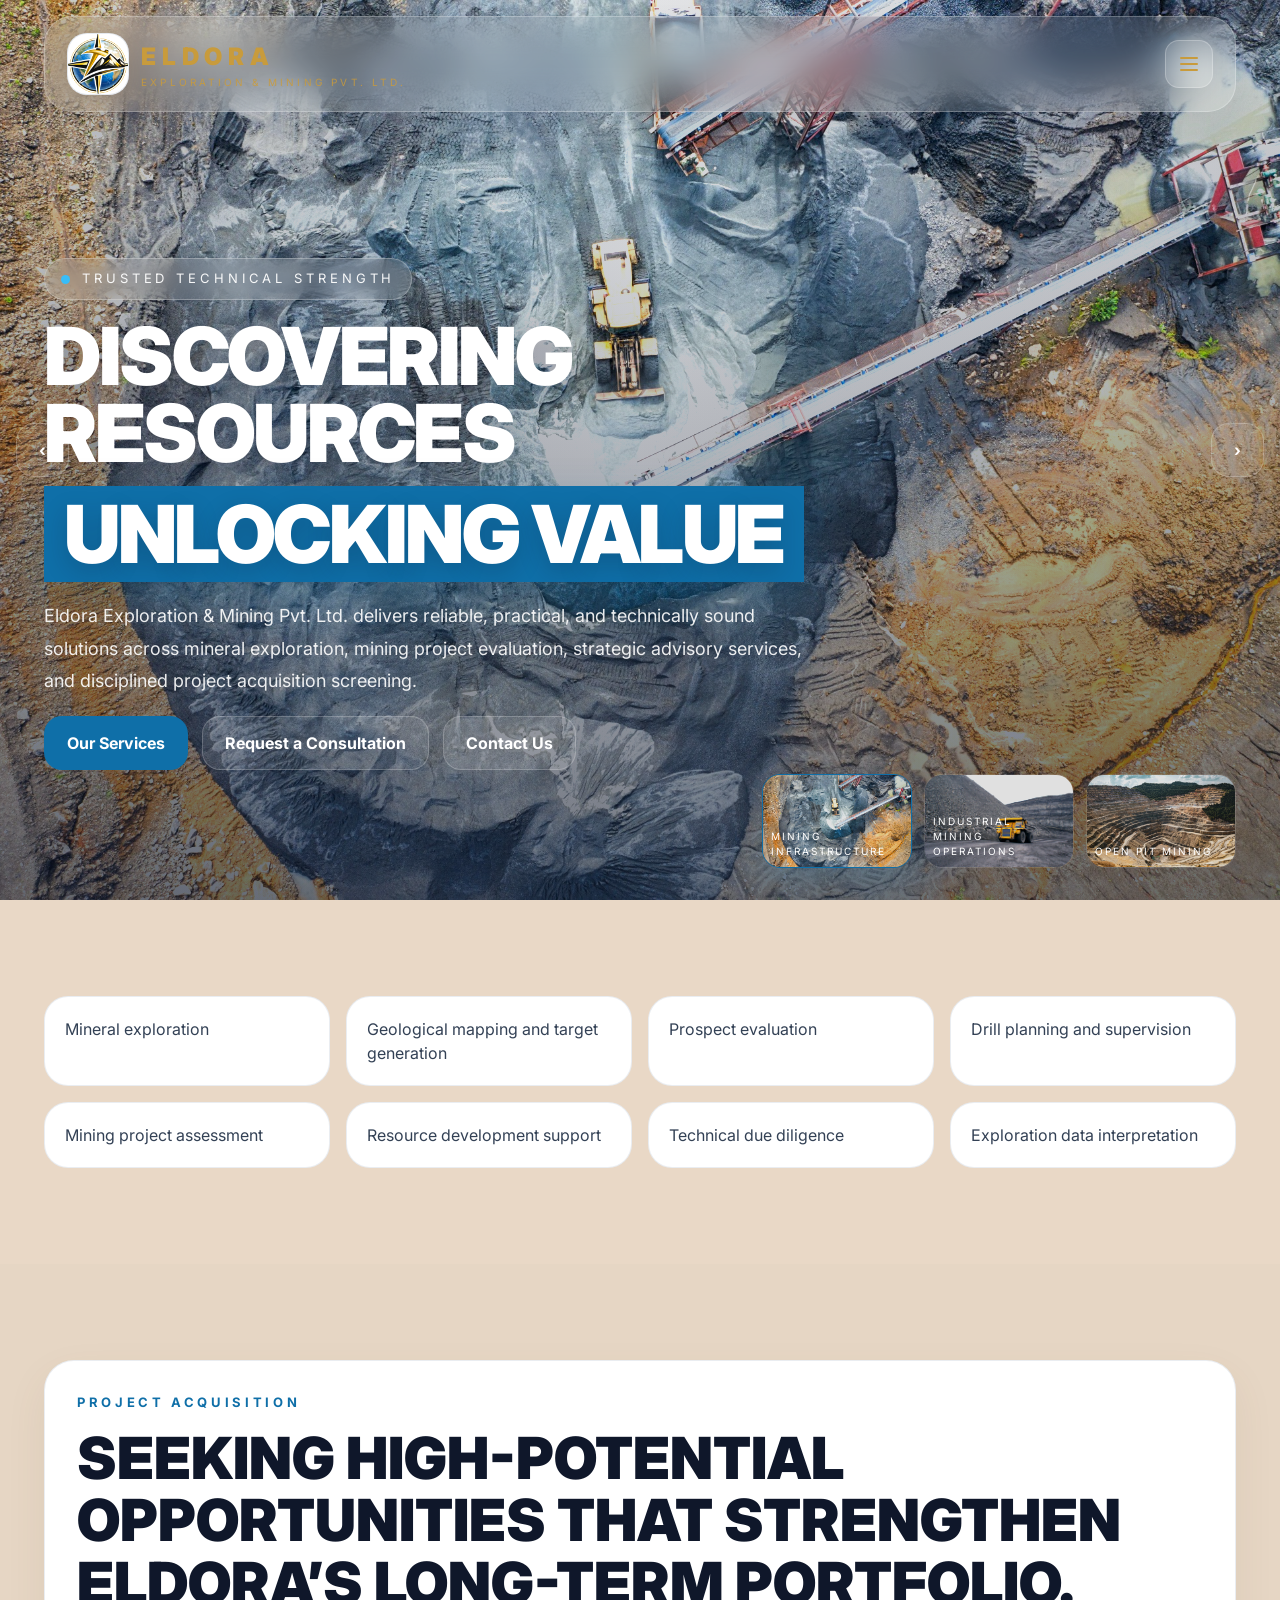
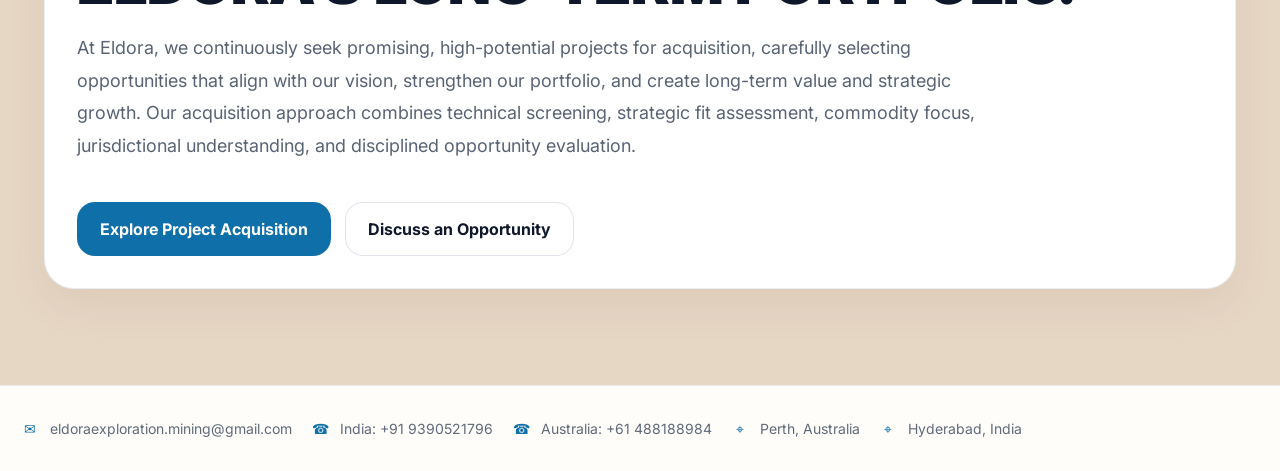
<file: index.html>
<!DOCTYPE html>

<html lang="en"><head><meta charset="utf-8"/><meta content="width=device-width, initial-scale=1" name="viewport"/><title>Eldora Exploration &amp; Mining | Mineral Exploration &amp; Technical Consulting</title><meta name="description" content="Eldora Exploration &amp; Mining provides mineral exploration, mining project development, technical due diligence, advisory services and project acquisition support across gold, base metals, critical minerals and industrial minerals."><meta name="keywords" content="Eldora Exploration, Eldora Mining, mineral exploration, mining consulting, technical due diligence, project acquisition, geological mapping, drill planning, resource evaluation, gold exploration, base metals, critical minerals, JORC reporting, Perth Australia, Hyderabad India"><meta name="robots" content="index, follow"><link rel="canonical" href="https://eldoraem.com/"><link rel="icon" href="/favicon.ico" sizes="any"><link rel="icon" type="image/png" href="/favicon-48x48.png" sizes="48x48"><link rel="apple-touch-icon" href="/apple-touch-icon.png"><meta property="og:type" content="website"><meta property="og:site_name" content="Eldora Exploration &amp; Mining"><meta property="og:title" content="Eldora Exploration &amp; Mining | Mineral Exploration &amp; Technical Consulting"><meta property="og:description" content="Eldora Exploration &amp; Mining provides mineral exploration, mining project development, technical due diligence, advisory services and project acquisition support across gold, base metals, critical minerals and industrial minerals."><meta property="og:url" content="https://eldoraem.com/"><meta property="og:image" content="https://eldoraem.com/assets/home-hero-1.jpg"><meta name="twitter:card" content="summary_large_image"><meta name="twitter:title" content="Eldora Exploration &amp; Mining | Mineral Exploration &amp; Technical Consulting"><meta name="twitter:description" content="Eldora Exploration &amp; Mining provides mineral exploration, mining project development, technical due diligence, advisory services and project acquisition support across gold, base metals, critical minerals and industrial minerals."><meta name="twitter:image" content="https://eldoraem.com/assets/home-hero-1.jpg"><script type="application/ld+json">{"@context":"https://schema.org","@graph":[{"@type":"WebSite","@id":"https://eldoraem.com/#website","url":"https://eldoraem.com/","name":"Eldora Exploration & Mining","alternateName":["Eldora Exploration and Mining","Eldora Exploration & Mining Pvt. Ltd.","Eldora Exploration and Mining Pvt Ltd","Eldora Exploration and Mining Private Limited","EldoraEM","Eldora EM","eldoraem","eldoraem.com","Eldora Exploration","Eldora Mining"],"publisher":{"@id":"https://eldoraem.com/#organization"}},{"@type":"Organization","@id":"https://eldoraem.com/#organization","name":"Eldora Exploration & Mining Pvt. Ltd.","alternateName":["Eldora Exploration & Mining","Eldora Exploration and Mining","Eldora Exploration and Mining Pvt Ltd","Eldora Exploration and Mining Private Limited","EldoraEM","Eldora EM","eldoraem","eldoraem.com","Eldora Exploration","Eldora Mining"],"url":"https://eldoraem.com/","logo":"https://eldoraem.com/assets/eldora-logo.png","email":"eldoraexploration.mining@gmail.com","telephone":["+91-9390521796","+61-488188984"],"description":"Eldora Exploration & Mining provides mineral exploration, mining project development, technical due diligence, advisory services and project acquisition support across gold, base metals, critical minerals and industrial minerals.","areaServed":["Australia","India","International"],"address":[{"@type":"PostalAddress","addressLocality":"Perth","addressCountry":"AU"},{"@type":"PostalAddress","streetAddress":"12-2-505/23 & 24, AVL Cygnet Homes, Gudimalkapur","addressLocality":"Hyderabad","addressRegion":"Telangana","postalCode":"500028","addressCountry":"IN"}],"knowsAbout":["Mineral exploration","Mining project evaluation","Technical due diligence","Geological mapping","Project acquisition","JORC reporting","Gold","Base metals","Critical minerals"]}]}</script><link href="https://fonts.googleapis.com" rel="preconnect"/><link crossorigin="" href="https://fonts.gstatic.com" rel="preconnect"/><link href="https://fonts.googleapis.com/css2?family=Inter:wght@400;500;600;700;800;900&amp;display=swap" rel="stylesheet"/><link href="styles.css" rel="stylesheet"/></head><body><div class="header-wrap"><div class="container"><div class="header"><a class="brand" href="index.html"><div class="brand-icon"><img alt="Eldora logo" src="assets/eldora-logo.png"/></div><div><div class="brand-title">ELDORA</div><div class="brand-sub">Exploration &amp; Mining Pvt. Ltd.</div></div></a><nav class="nav"><a class="active" href="index.html">Home</a><a href="about.html">About Us</a><a href="services.html">Services</a><a href="projects.html">Expertise / Projects</a><a href="project-acquisition.html">Project Acquisition</a><a href="why-choose.html">Why Choose Eldora</a><a href="global-presence.html">Global Presence</a><a href="directors.html">Directors</a><a href="experience.html">Experience</a><a href="contact.html">Contact</a></nav><a class="cta-btn" href="contact.html">Contact Us</a><button aria-expanded="false" aria-label="Open menu" class="menu-toggle" type="button"><span></span><span></span><span></span></button></div><div aria-hidden="true" class="mobile-nav"><a class="active" href="index.html">Home</a><a href="about.html">About Us</a><a href="services.html">Services</a><a href="projects.html">Expertise / Projects</a><a href="project-acquisition.html">Project Acquisition</a><a href="why-choose.html">Why Choose Eldora</a><a href="global-presence.html">Global Presence</a><a href="directors.html">Directors</a><a href="experience.html">Experience</a><a href="contact.html">Contact</a><a class="mobile-cta" href="contact.html">Contact Us</a></div></div></div><section class="hero"><div class="hero-slide active"><img alt="Mining Infrastructure" src="assets/home-hero-1.jpg"/><div class="hero-overlay"></div><div class="hero-overlay2"></div></div><div class="hero-slide"><img alt="Industrial Mining Operations" src="assets/home-hero-2.jpg"/><div class="hero-overlay"></div><div class="hero-overlay2"></div></div><div class="hero-slide"><img alt="Open Pit Mining" src="assets/home-hero-3.jpg"/><div class="hero-overlay"></div><div class="hero-overlay2"></div></div><button class="btn-outline" data-prev="" style="position:absolute;left:16px;top:50%;transform:translateY(-50%);z-index:3;">‹</button><button class="btn-outline" data-next="" style="position:absolute;right:16px;top:50%;transform:translateY(-50%);z-index:3;">›</button><div class="container hero-content"><div class="eyebrow"><span class="eyebrow-dot"></span><span id="hero-eyebrow-text">Trusted Technical Strength</span></div><h1><span id="hero-title-main">Discovering Resources</span><br/><span class="accent" id="hero-title-accent">Unlocking Value</span></h1><p id="hero-description">Eldora Exploration &amp; Mining Pvt. Ltd. delivers reliable, practical, and technically sound solutions across mineral exploration, mining project evaluation, strategic advisory services, and disciplined project acquisition screening.</p><div class="btn-row"><a class="btn" href="services.html">Our Services</a><a class="btn-outline" href="contact.html">Request a Consultation</a><a class="btn-outline" href="contact.html">Contact Us</a></div><div class="hero-thumbs"><button class="thumb active"><img alt="Mining infrastructure project image" src="assets/home-hero-1.jpg"/><span>Mining Infrastructure</span></button><button class="thumb"><img alt="Industrial mining operations image" src="assets/home-hero-2.jpg"/><span>Industrial Mining Operations</span></button><button class="thumb"><img alt="Open pit mining image" src="assets/home-hero-3.jpg"/><span>Open Pit Mining</span></button></div></div></section><section class="section alt"><div class="container"><div class="grid-4"><div class="contact-box">Mineral exploration</div><div class="contact-box">Geological mapping and target generation</div><div class="contact-box">Prospect evaluation</div><div class="contact-box">Drill planning and supervision</div><div class="contact-box">Mining project assessment</div><div class="contact-box">Resource development support</div><div class="contact-box">Technical due diligence</div><div class="contact-box">Exploration data interpretation</div></div></div></section><section class="section"><div class="container"><div class="card pad"><div class="page-title"><div class="eyebrow2">Project Acquisition</div><h2>Seeking high-potential opportunities that strengthen Eldora’s long-term portfolio.</h2><p>At Eldora, we continuously seek promising, high-potential projects for acquisition, carefully selecting opportunities that align with our vision, strengthen our portfolio, and create long-term value and strategic growth. Our acquisition approach combines technical screening, strategic fit assessment, commodity focus, jurisdictional understanding, and disciplined opportunity evaluation.</p></div><div class="btn-row"><a class="btn" href="project-acquisition.html">Explore Project Acquisition</a><a class="btn-outline" href="contact.html">Discuss an Opportunity</a></div></div></div></section><footer class="footer"><div class="container footer-row"><div class="footer-contact"><span class="icon-line"><span class="icon">✉</span><span>eldoraexploration.mining@gmail.com</span></span><span class="icon-line"><span class="icon">☎</span><span>India: +91-9390521796</span></span><span class="icon-line"><span class="icon">☎</span><span>Australia: +61 488188984</span></span><span class="icon-line"><span class="icon">⌖</span><span>Perth, Australia</span></span><span class="icon-line"><span class="icon">⌖</span><span>Hyderabad, India</span></span></div></div></footer><script src="script.js"></script></body></html>
</file>
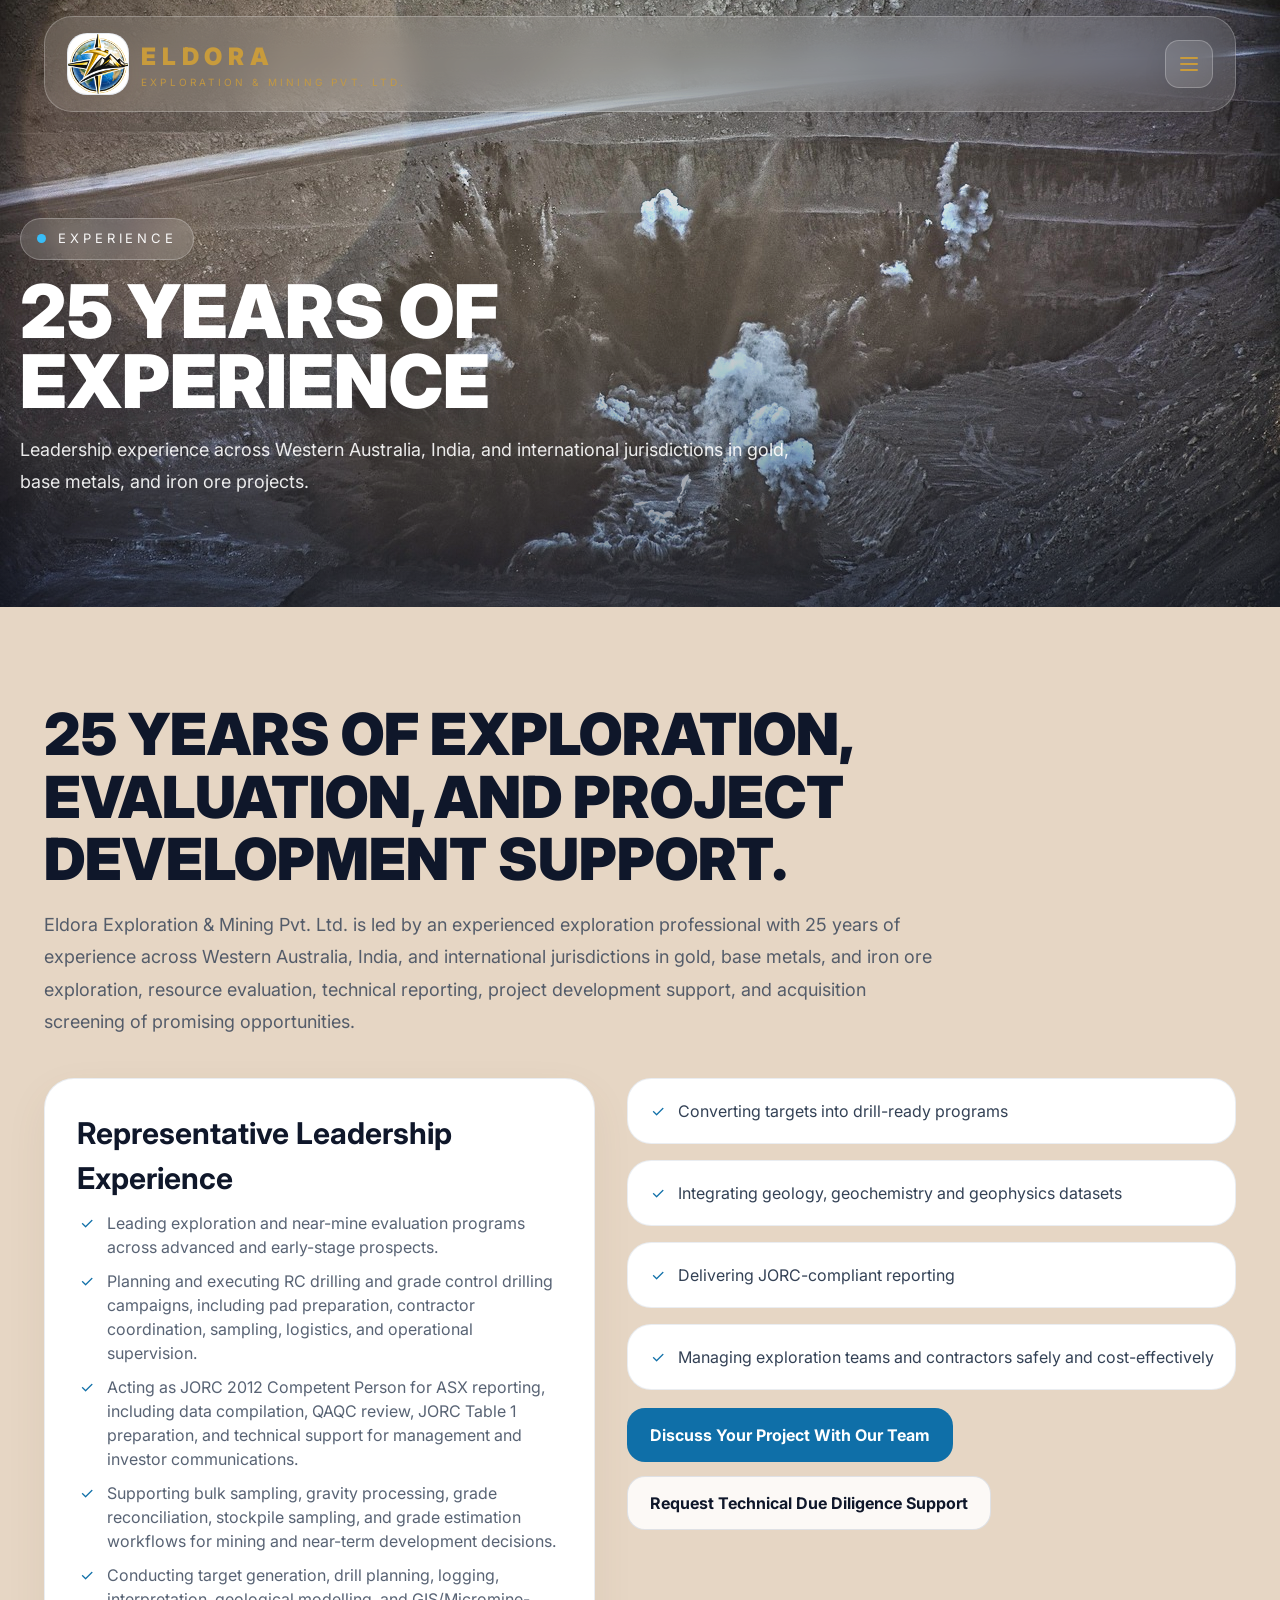
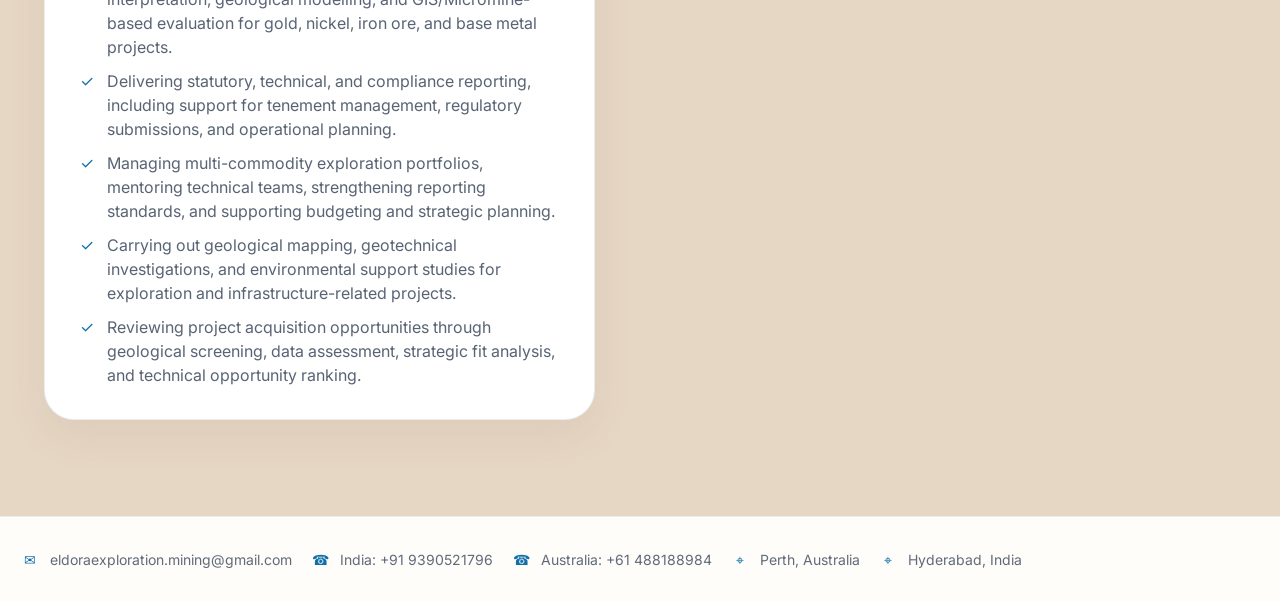
<file: experience.html>
<!DOCTYPE html>

<html lang="en"><head><meta charset="utf-8"/><meta content="width=device-width, initial-scale=1" name="viewport"/><title>Experience | 25 Years in Exploration, Mining &amp; Technical Reporting</title><meta name="description" content="Eldora brings 25 years of exploration and mining experience across Western Australia, India and international jurisdictions, including gold, base metals, iron ore, JORC reporting and project evaluation."><meta name="keywords" content="Eldora Exploration, Eldora Mining, mineral exploration, mining consulting, technical due diligence, project acquisition, geological mapping, drill planning, resource evaluation, gold exploration, base metals, critical minerals, JORC reporting, Perth Australia, Hyderabad India"><meta name="robots" content="index, follow"><link rel="canonical" href="https://eldoraem.com/experience.html"><link rel="icon" href="/favicon.ico" sizes="any"><link rel="icon" type="image/png" href="/favicon-48x48.png" sizes="48x48"><link rel="apple-touch-icon" href="/apple-touch-icon.png"><meta property="og:type" content="website"><meta property="og:site_name" content="Eldora Exploration &amp; Mining"><meta property="og:title" content="Experience | 25 Years in Exploration, Mining &amp; Technical Reporting"><meta property="og:description" content="Eldora brings 25 years of exploration and mining experience across Western Australia, India and international jurisdictions, including gold, base metals, iron ore, JORC reporting and project evaluation."><meta property="og:url" content="https://eldoraem.com/experience.html"><meta property="og:image" content="https://eldoraem.com/assets/experience-hero.jpg"><meta name="twitter:card" content="summary_large_image"><meta name="twitter:title" content="Experience | 25 Years in Exploration, Mining &amp; Technical Reporting"><meta name="twitter:description" content="Eldora brings 25 years of exploration and mining experience across Western Australia, India and international jurisdictions, including gold, base metals, iron ore, JORC reporting and project evaluation."><meta name="twitter:image" content="https://eldoraem.com/assets/experience-hero.jpg"><link href="https://fonts.googleapis.com" rel="preconnect"/><link crossorigin="" href="https://fonts.gstatic.com" rel="preconnect"/><link href="https://fonts.googleapis.com/css2?family=Inter:wght@400;500;600;700;800;900&amp;display=swap" rel="stylesheet"/><link href="styles.css" rel="stylesheet"/></head><body><div class="header-wrap"><div class="container"><div class="header"><a class="brand" href="index.html"><div class="brand-icon"><img alt="Eldora logo" src="assets/eldora-logo.png"/></div><div><div class="brand-title">ELDORA</div><div class="brand-sub">Exploration &amp; Mining Pvt. Ltd.</div></div></a><nav class="nav"><a href="index.html">Home</a><a href="about.html">About Us</a><a href="services.html">Services</a><a href="projects.html">Expertise / Projects</a><a href="project-acquisition.html">Project Acquisition</a><a href="why-choose.html">Why Choose Eldora</a><a href="global-presence.html">Global Presence</a><a href="directors.html">Directors</a><a class="active" href="experience.html">Experience</a><a href="contact.html">Contact</a></nav><a class="cta-btn" href="contact.html">Contact Us</a><button aria-expanded="false" aria-label="Open menu" class="menu-toggle" type="button"><span></span><span></span><span></span></button></div><div aria-hidden="true" class="mobile-nav"><a href="index.html">Home</a><a href="about.html">About Us</a><a href="services.html">Services</a><a href="projects.html">Expertise / Projects</a><a href="project-acquisition.html">Project Acquisition</a><a href="why-choose.html">Why Choose Eldora</a><a href="global-presence.html">Global Presence</a><a href="directors.html">Directors</a><a class="active" href="experience.html">Experience</a><a href="contact.html">Contact</a><a class="mobile-cta" href="contact.html">Contact Us</a></div></div></div><section class="inner-hero"><div class="bg"><img alt="25 Years Of Experience" src="assets/experience-hero.jpg"/><div class="overlay"></div></div><div class="container content"><div class="eyebrow"><span class="eyebrow-dot"></span>Experience</div><h1>25 Years Of Experience</h1><p>Leadership experience across Western Australia, India, and international jurisdictions in gold, base metals, and iron ore projects.</p></div></section><section class="section"><div class="container"><div class="page-title"><h2>25 Years Of Exploration, Evaluation, And Project Development Support.</h2><p>Eldora Exploration &amp; Mining Pvt. Ltd. is led by an experienced exploration professional with 25 years of experience across Western Australia, India, and international jurisdictions in gold, base metals, and iron ore exploration, resource evaluation, technical reporting, project development support, and acquisition screening of promising opportunities.</p></div><div class="grid-2-1"><div class="card pad"><h3>Representative Leadership Experience</h3><div class="icon-line" style="margin-top:10px"><span class="icon">✓</span><span class="muted">Leading exploration and near-mine evaluation programs across advanced and early-stage prospects.</span></div><div class="icon-line" style="margin-top:10px"><span class="icon">✓</span><span class="muted">Planning and executing RC drilling and grade control drilling campaigns, including pad preparation, contractor coordination, sampling, logistics, and operational supervision.</span></div><div class="icon-line" style="margin-top:10px"><span class="icon">✓</span><span class="muted">Acting as JORC 2012 Competent Person for ASX reporting, including data compilation, QAQC review, JORC Table 1 preparation, and technical support for management and investor communications.</span></div><div class="icon-line" style="margin-top:10px"><span class="icon">✓</span><span class="muted">Supporting bulk sampling, gravity processing, grade reconciliation, stockpile sampling, and grade estimation workflows for mining and near-term development decisions.</span></div><div class="icon-line" style="margin-top:10px"><span class="icon">✓</span><span class="muted">Conducting target generation, drill planning, logging, interpretation, geological modelling, and GIS/Micromine-based evaluation for gold, nickel, iron ore, and base metal projects.</span></div><div class="icon-line" style="margin-top:10px"><span class="icon">✓</span><span class="muted">Delivering statutory, technical, and compliance reporting, including support for tenement management, regulatory submissions, and operational planning.</span></div><div class="icon-line" style="margin-top:10px"><span class="icon">✓</span><span class="muted">Managing multi-commodity exploration portfolios, mentoring technical teams, strengthening reporting standards, and supporting budgeting and strategic planning.</span></div><div class="icon-line" style="margin-top:10px"><span class="icon">✓</span><span class="muted">Carrying out geological mapping, geotechnical investigations, and environmental support studies for exploration and infrastructure-related projects.</span></div><div class="icon-line" style="margin-top:10px"><span class="icon">✓</span><span class="muted">Reviewing project acquisition opportunities through geological screening, data assessment, strategic fit analysis, and technical opportunity ranking.</span></div></div><div><div class="contact-box" style="margin-bottom:16px"><div class="icon-line"><span class="icon">✓</span><span>Converting targets into drill-ready programs</span></div></div><div class="contact-box" style="margin-bottom:16px"><div class="icon-line"><span class="icon">✓</span><span>Integrating geology, geochemistry and geophysics datasets</span></div></div><div class="contact-box" style="margin-bottom:16px"><div class="icon-line"><span class="icon">✓</span><span>Delivering JORC-compliant reporting</span></div></div><div class="contact-box" style="margin-bottom:16px"><div class="icon-line"><span class="icon">✓</span><span>Managing exploration teams and contractors safely and cost-effectively</span></div></div><div class="btn-row" style="margin-top:18px"><a class="btn" href="contact.html">Discuss Your Project With Our Team</a><a class="btn-outline" href="contact.html">Request Technical Due Diligence Support</a></div></div></div></div></section><footer class="footer"><div class="container footer-row"><div class="footer-contact"><span class="icon-line"><span class="icon">✉</span><span>eldoraexploration.mining@gmail.com</span></span><span class="icon-line"><span class="icon">☎</span><span>India: +91-9390521796</span></span><span class="icon-line"><span class="icon">☎</span><span>Australia: +61 488188984</span></span><span class="icon-line"><span class="icon">⌖</span><span>Perth, Australia</span></span><span class="icon-line"><span class="icon">⌖</span><span>Hyderabad, India</span></span></div></div></footer><script src="script.js"></script></body></html>
</file>
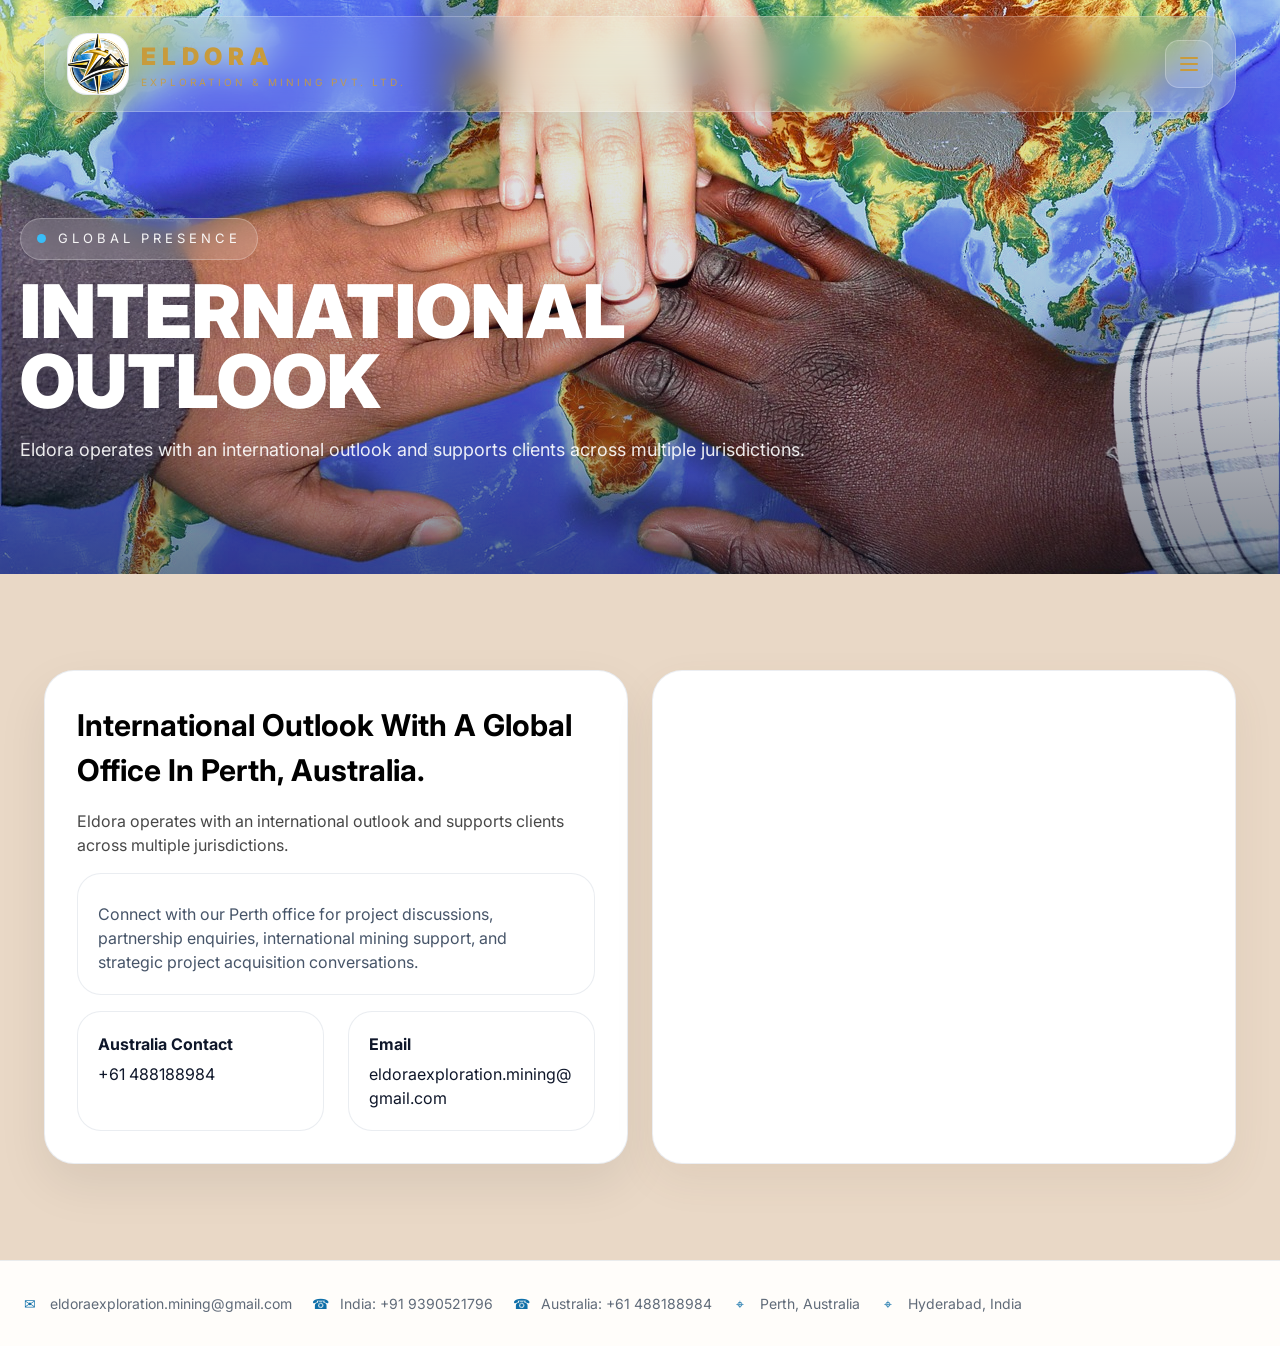
<file: global-presence.html>
<!DOCTYPE html>

<html lang="en"><head><meta charset="utf-8"/><meta content="width=device-width, initial-scale=1" name="viewport"/><title>Global Presence | Eldora Exploration &amp; Mining</title><meta name="description" content="Eldora supports exploration, mining and technical consulting opportunities through its presence in Perth, Australia and Hyderabad, India, with international project experience."><meta name="keywords" content="Eldora Exploration, Eldora Mining, mineral exploration, mining consulting, technical due diligence, project acquisition, geological mapping, drill planning, resource evaluation, gold exploration, base metals, critical minerals, JORC reporting, Perth Australia, Hyderabad India"><meta name="robots" content="index, follow"><link rel="canonical" href="https://eldoraem.com/global-presence.html"><link rel="icon" href="/favicon.ico" sizes="any"><link rel="icon" type="image/png" href="/favicon-48x48.png" sizes="48x48"><link rel="apple-touch-icon" href="/apple-touch-icon.png"><meta property="og:type" content="website"><meta property="og:site_name" content="Eldora Exploration &amp; Mining"><meta property="og:title" content="Global Presence | Eldora Exploration &amp; Mining"><meta property="og:description" content="Eldora supports exploration, mining and technical consulting opportunities through its presence in Perth, Australia and Hyderabad, India, with international project experience."><meta property="og:url" content="https://eldoraem.com/global-presence.html"><meta property="og:image" content="https://eldoraem.com/assets/global-presence-hero.jpg"><meta name="twitter:card" content="summary_large_image"><meta name="twitter:title" content="Global Presence | Eldora Exploration &amp; Mining"><meta name="twitter:description" content="Eldora supports exploration, mining and technical consulting opportunities through its presence in Perth, Australia and Hyderabad, India, with international project experience."><meta name="twitter:image" content="https://eldoraem.com/assets/global-presence-hero.jpg"><link href="https://fonts.googleapis.com" rel="preconnect"/><link crossorigin="" href="https://fonts.gstatic.com" rel="preconnect"/><link href="https://fonts.googleapis.com/css2?family=Inter:wght@400;500;600;700;800;900&amp;display=swap" rel="stylesheet"/><link href="styles.css" rel="stylesheet"/></head><body><div class="header-wrap"><div class="container"><div class="header"><a class="brand" href="index.html"><div class="brand-icon"><img alt="Eldora logo" src="assets/eldora-logo.png"/></div><div><div class="brand-title">ELDORA</div><div class="brand-sub">Exploration &amp; Mining Pvt. Ltd.</div></div></a><nav class="nav"><a href="index.html">Home</a><a href="about.html">About Us</a><a href="services.html">Services</a><a href="projects.html">Expertise / Projects</a><a href="project-acquisition.html">Project Acquisition</a><a href="why-choose.html">Why Choose Eldora</a><a class="active" href="global-presence.html">Global Presence</a><a href="directors.html">Directors</a><a href="experience.html">Experience</a><a href="contact.html">Contact</a></nav><a class="cta-btn" href="contact.html">Contact Us</a><button aria-expanded="false" aria-label="Open menu" class="menu-toggle" type="button"><span></span><span></span><span></span></button></div><div aria-hidden="true" class="mobile-nav"><a href="index.html">Home</a><a href="about.html">About Us</a><a href="services.html">Services</a><a href="projects.html">Expertise / Projects</a><a href="project-acquisition.html">Project Acquisition</a><a href="why-choose.html">Why Choose Eldora</a><a class="active" href="global-presence.html">Global Presence</a><a href="directors.html">Directors</a><a href="experience.html">Experience</a><a href="contact.html">Contact</a><a class="mobile-cta" href="contact.html">Contact Us</a></div></div></div><section class="inner-hero"><div class="bg"><img alt="International Outlook" src="assets/global-presence-hero.jpg"/><div class="overlay"></div></div><div class="container content"><div class="eyebrow"><span class="eyebrow-dot"></span>Global Presence</div><h1>International Outlook</h1><p>Eldora operates with an international outlook and supports clients across multiple jurisdictions.</p></div></section><section class="section light-section"><div class="container"><div class="grid-2"><div class="card pad" style="background:#fff;color:#000;border:1px solid rgba(0,0,0,.08);box-shadow:0 20px 50px rgba(0,0,0,.08)"><h3 style="color:#000">International Outlook With A Global Office In Perth, Australia.</h3><p style="color:rgba(0,0,0,.72)">Eldora operates with an international outlook and supports clients across multiple jurisdictions.</p><div class="light-box"><p style="margin:8px 0 0;color:rgba(0,0,0,.68)">Connect with our Perth office for project discussions, partnership enquiries, international mining support, and strategic project acquisition conversations.</p></div><div class="grid-2" style="margin-top:16px"><div class="light-box"><div style="font-weight:700;margin-bottom:6px">Australia Contact</div><div>+61 488188984</div></div><div class="light-box"><div style="font-weight:700;margin-bottom:6px">Email</div><div style="word-break:break-all">eldoraexploration.mining@gmail.com</div></div></div></div><div class="map-embed"><iframe loading="lazy" referrerpolicy="no-referrer-when-downgrade" src="https://www.google.com/maps?q=Perth%20Australia&amp;output=embed" title="Perth Australia Map"></iframe></div></div></div></section><footer class="footer"><div class="container footer-row"><div class="footer-contact"><span class="icon-line"><span class="icon">✉</span><span>eldoraexploration.mining@gmail.com</span></span><span class="icon-line"><span class="icon">☎</span><span>India: +91-9390521796</span></span><span class="icon-line"><span class="icon">☎</span><span>Australia: +61 488188984</span></span><span class="icon-line"><span class="icon">⌖</span><span>Perth, Australia</span></span><span class="icon-line"><span class="icon">⌖</span><span>Hyderabad, India</span></span></div></div></footer><script src="script.js"></script></body></html>
</file>
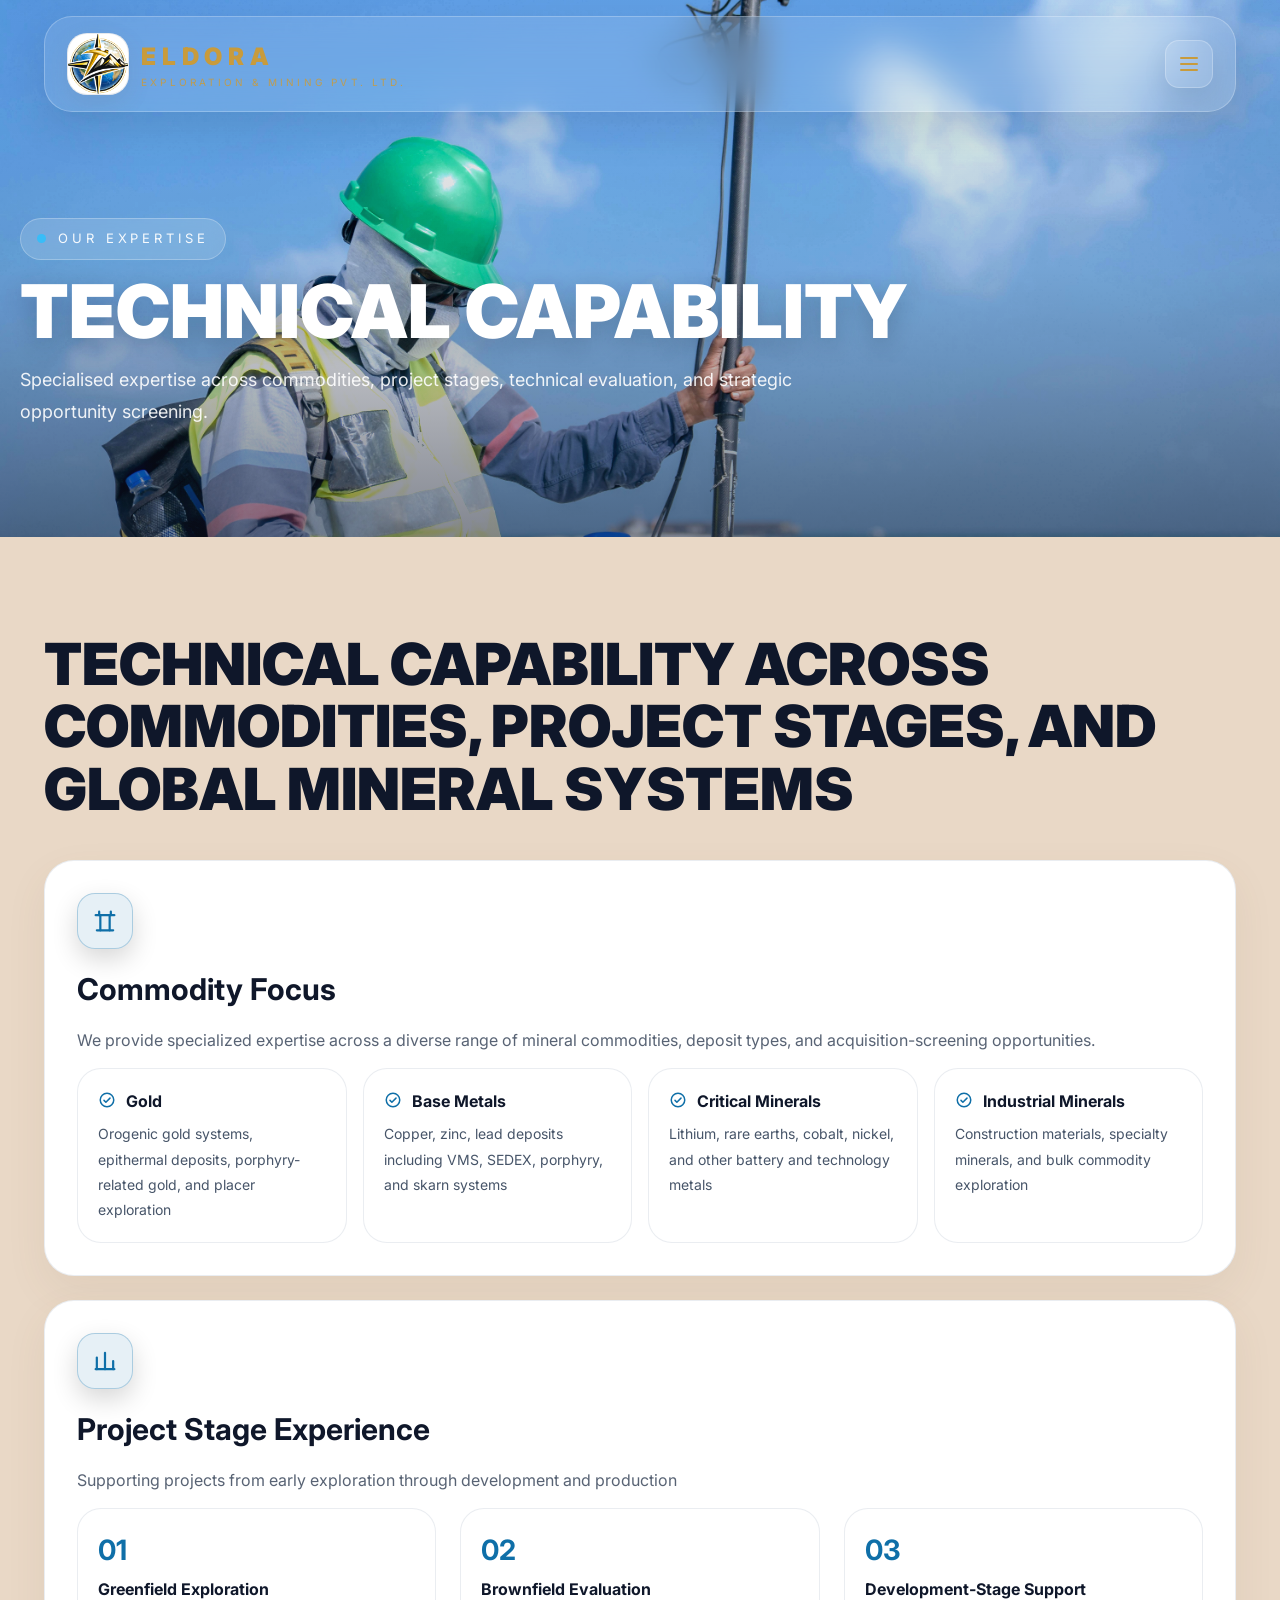
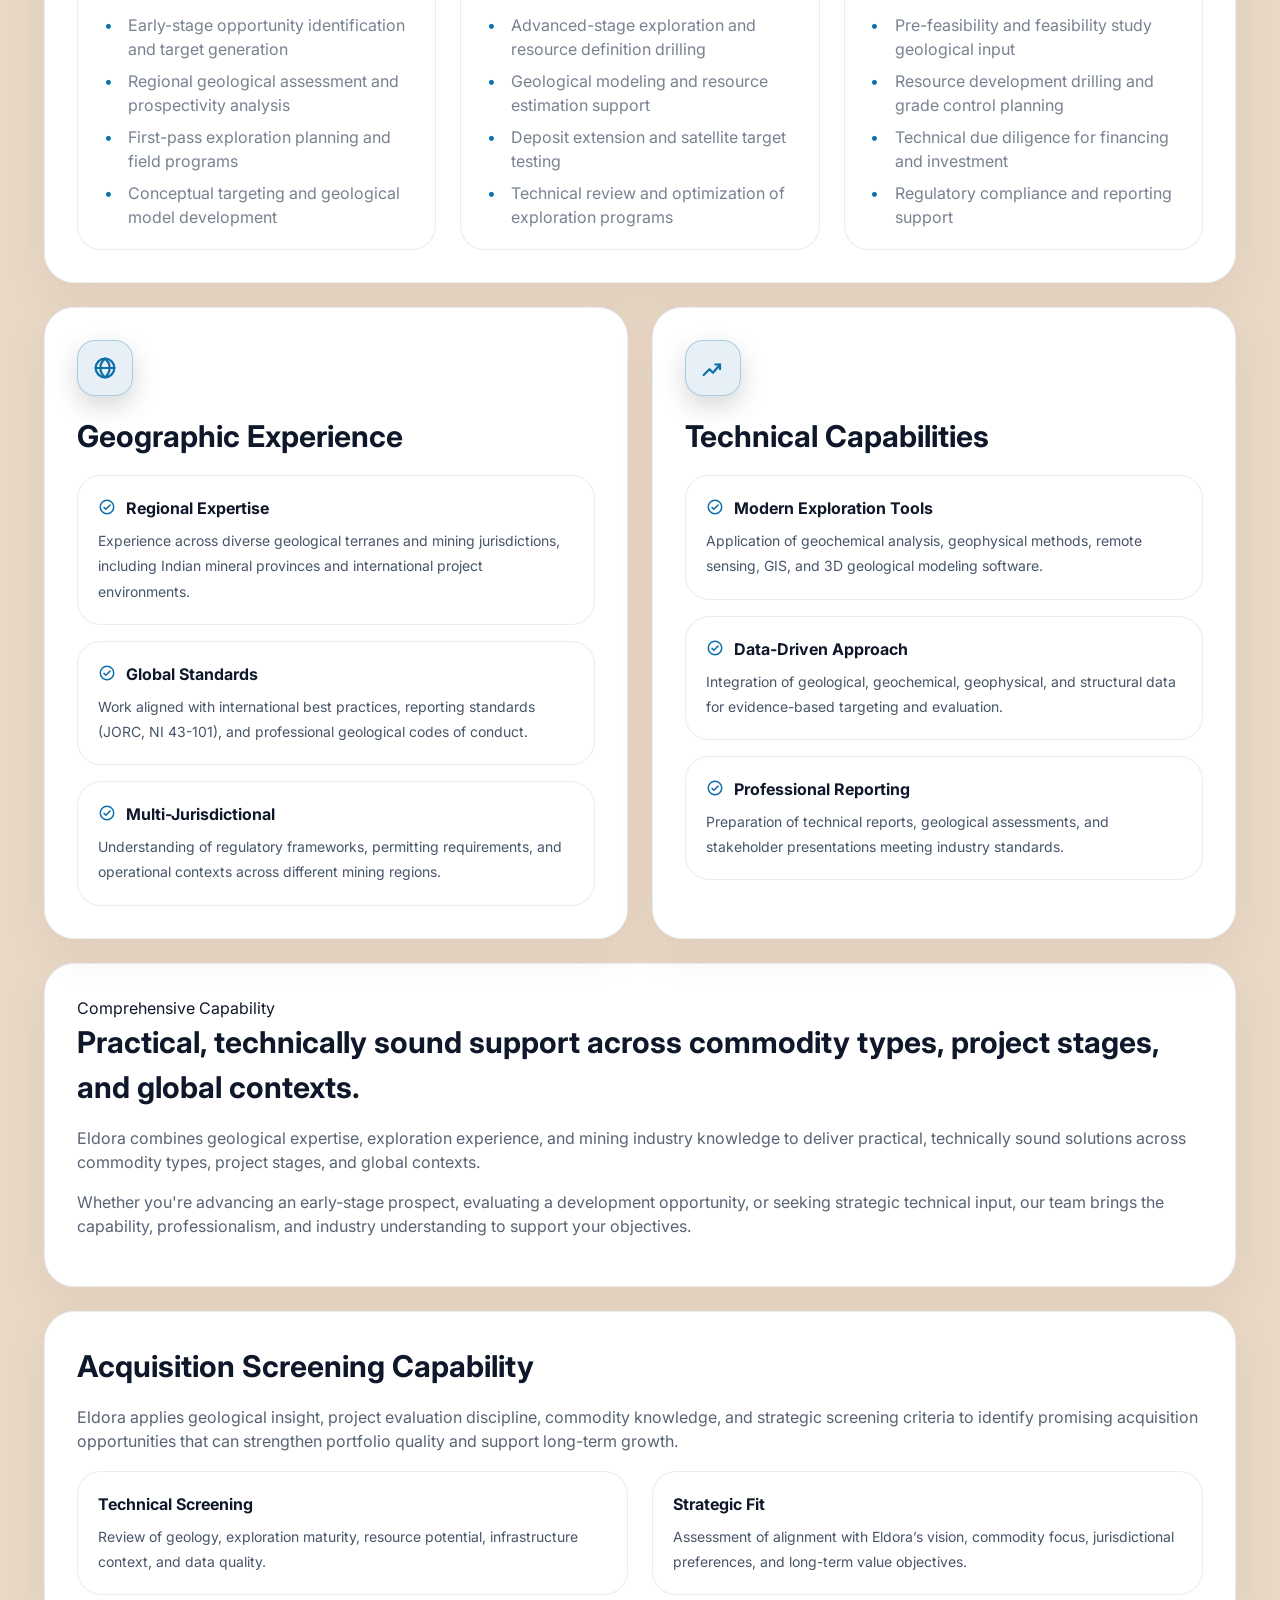
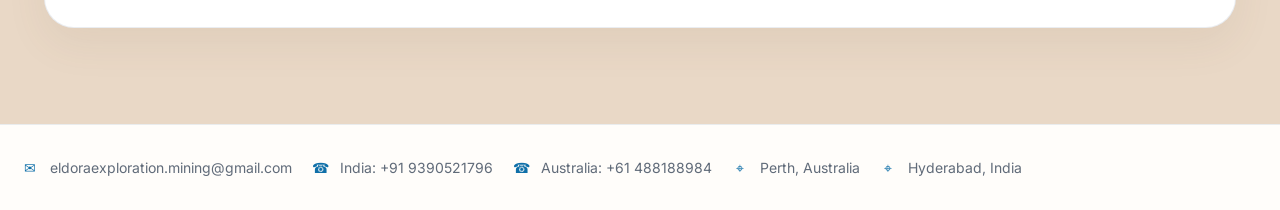
<file: projects.html>
<!DOCTYPE html>

<html lang="en"><head><meta charset="utf-8"/><meta content="width=device-width, initial-scale=1" name="viewport"/><title>Commodity &amp; Project Technical Capability | Eldora</title><meta name="description" content="Explore Eldora’s technical capability across gold, base metals, critical minerals, industrial minerals, greenfield exploration, brownfield advancement and development-stage project support."><meta name="keywords" content="Eldora Exploration, Eldora Mining, mineral exploration, mining consulting, technical due diligence, project acquisition, geological mapping, drill planning, resource evaluation, gold exploration, base metals, critical minerals, JORC reporting, Perth Australia, Hyderabad India"><meta name="robots" content="index, follow"><link rel="canonical" href="https://eldoraem.com/projects.html"><link rel="icon" href="/favicon.ico" sizes="any"><link rel="icon" type="image/png" href="/favicon-48x48.png" sizes="48x48"><link rel="apple-touch-icon" href="/apple-touch-icon.png"><meta property="og:type" content="website"><meta property="og:site_name" content="Eldora Exploration &amp; Mining"><meta property="og:title" content="Commodity &amp; Project Technical Capability | Eldora"><meta property="og:description" content="Explore Eldora’s technical capability across gold, base metals, critical minerals, industrial minerals, greenfield exploration, brownfield advancement and development-stage project support."><meta property="og:url" content="https://eldoraem.com/projects.html"><meta property="og:image" content="https://eldoraem.com/assets/projects-hero.jpg"><meta name="twitter:card" content="summary_large_image"><meta name="twitter:title" content="Commodity &amp; Project Technical Capability | Eldora"><meta name="twitter:description" content="Explore Eldora’s technical capability across gold, base metals, critical minerals, industrial minerals, greenfield exploration, brownfield advancement and development-stage project support."><meta name="twitter:image" content="https://eldoraem.com/assets/projects-hero.jpg"><link href="https://fonts.googleapis.com" rel="preconnect"/><link crossorigin="" href="https://fonts.gstatic.com" rel="preconnect"/><link href="https://fonts.googleapis.com/css2?family=Inter:wght@400;500;600;700;800;900&amp;display=swap" rel="stylesheet"/><link href="styles.css" rel="stylesheet"/><style>
.section-badge{display:inline-flex;width:56px;height:56px;align-items:center;justify-content:center;border-radius:18px;border:1px solid rgba(15,111,168,.28);background:rgba(15,111,168,.10);margin-bottom:18px;box-shadow:0 10px 26px rgba(0,0,0,.16)}
.section-badge svg{width:28px;height:28px;stroke:#0f6fa8;fill:none;stroke-width:1.9;stroke-linecap:round;stroke-linejoin:round}
.item-title{display:flex;align-items:flex-start;gap:10px;margin:0 0 8px;font-size:18px;font-weight:700}
.item-check{display:inline-flex;align-items:center;justify-content:center;width:18px;height:18px;flex:0 0 18px;margin-top:2px}
.item-check svg{width:18px;height:18px;stroke:#0f6fa8;fill:none;stroke-width:2;stroke-linecap:round;stroke-linejoin:round}
.icon-card{display:flex;align-items:flex-start;gap:14px}
.icon-card .section-badge{margin:0;flex:0 0 56px}
.icon-card-copy{flex:1}
</style></head><body><div class="header-wrap"><div class="container"><div class="header"><a class="brand" href="index.html"><div class="brand-icon"><img alt="Eldora logo" src="assets/eldora-logo.png"/></div><div><div class="brand-title">ELDORA</div><div class="brand-sub">Exploration &amp; Mining Pvt. Ltd.</div></div></a><nav class="nav"><a href="index.html">Home</a><a href="about.html">About Us</a><a href="services.html">Services</a><a class="active" href="projects.html">Expertise / Projects</a><a href="project-acquisition.html">Project Acquisition</a><a href="why-choose.html">Why Choose Eldora</a><a href="global-presence.html">Global Presence</a><a href="directors.html">Directors</a><a href="experience.html">Experience</a><a href="contact.html">Contact</a></nav><a class="cta-btn" href="contact.html">Contact Us</a><button aria-expanded="false" aria-label="Open menu" class="menu-toggle" type="button"><span></span><span></span><span></span></button></div><div aria-hidden="true" class="mobile-nav"><a href="index.html">Home</a><a href="about.html">About Us</a><a href="services.html">Services</a><a class="active" href="projects.html">Expertise / Projects</a><a href="project-acquisition.html">Project Acquisition</a><a href="why-choose.html">Why Choose Eldora</a><a href="global-presence.html">Global Presence</a><a href="directors.html">Directors</a><a href="experience.html">Experience</a><a href="contact.html">Contact</a><a class="mobile-cta" href="contact.html">Contact Us</a></div></div></div><section class="inner-hero"><div class="bg"><img alt="Technical Capability" src="assets/projects-hero.jpg"/><div class="overlay"></div></div><div class="container content"><div class="eyebrow"><span class="eyebrow-dot"></span>Our Expertise</div><h1>Technical Capability</h1><p>Specialised expertise across commodities, project stages, technical evaluation, and strategic opportunity screening.</p></div></section><section class="section alt"><div class="container"><div class="page-title"><h2>Technical capability across commodities, project stages, and global mineral systems</h2></div><div class="card pad"><div aria-hidden="true" class="section-badge"><svg viewBox="0 0 24 24"><path d="M4 7h16"></path><path d="M7 4v3"></path><path d="M17 4v3"></path><path d="M5 20h14"></path><path d="M8 20V7"></path><path d="M16 20V7"></path></svg></div><h3>Commodity Focus</h3><p class="muted">We provide specialized expertise across a diverse range of mineral commodities, deposit types, and acquisition-screening opportunities.</p><div class="grid-4"><div class="small-box"><h5 class="item-title"><span aria-hidden="true" class="item-check"><svg viewBox="0 0 24 24"><circle cx="12" cy="12" r="9"></circle><path d="M8 12.5l2.5 2.5L16 9.5"></path></svg></span><span>Gold</span></h5><p>Orogenic gold systems, epithermal deposits, porphyry-related gold, and placer exploration</p></div><div class="small-box"><h5 class="item-title"><span aria-hidden="true" class="item-check"><svg viewBox="0 0 24 24"><circle cx="12" cy="12" r="9"></circle><path d="M8 12.5l2.5 2.5L16 9.5"></path></svg></span><span>Base Metals</span></h5><p>Copper, zinc, lead deposits including VMS, SEDEX, porphyry, and skarn systems</p></div><div class="small-box"><h5 class="item-title"><span aria-hidden="true" class="item-check"><svg viewBox="0 0 24 24"><circle cx="12" cy="12" r="9"></circle><path d="M8 12.5l2.5 2.5L16 9.5"></path></svg></span><span>Critical Minerals</span></h5><p>Lithium, rare earths, cobalt, nickel, and other battery and technology metals</p></div><div class="small-box"><h5 class="item-title"><span aria-hidden="true" class="item-check"><svg viewBox="0 0 24 24"><circle cx="12" cy="12" r="9"></circle><path d="M8 12.5l2.5 2.5L16 9.5"></path></svg></span><span>Industrial Minerals</span></h5><p>Construction materials, specialty minerals, and bulk commodity exploration</p></div></div></div><div style="height:24px"></div><div class="card pad"><div aria-hidden="true" class="section-badge"><svg viewBox="0 0 24 24"><path d="M5 19V9"></path><path d="M12 19V5"></path><path d="M19 19v-7"></path><path d="M4 19h16"></path></svg></div><h3>Project Stage Experience</h3><p class="muted">Supporting projects from early exploration through development and production</p><div class="grid-3"><div class="small-box"><h5 style="color:#0f6fa8 !important;font-size:28px;margin:0 0 6px">01</h5><h4 style="margin:0 0 12px">Greenfield Exploration</h4><div class="icon-line" style="margin-top:8px"><span class="icon">•</span><span class="muted2">Early-stage opportunity identification and target generation</span></div><div class="icon-line" style="margin-top:8px"><span class="icon">•</span><span class="muted2">Regional geological assessment and prospectivity analysis</span></div><div class="icon-line" style="margin-top:8px"><span class="icon">•</span><span class="muted2">First-pass exploration planning and field programs</span></div><div class="icon-line" style="margin-top:8px"><span class="icon">•</span><span class="muted2">Conceptual targeting and geological model development</span></div></div><div class="small-box"><h5 style="color:#0f6fa8 !important;font-size:28px;margin:0 0 6px">02</h5><h4 style="margin:0 0 12px">Brownfield Evaluation</h4><div class="icon-line" style="margin-top:8px"><span class="icon">•</span><span class="muted2">Advanced-stage exploration and resource definition drilling</span></div><div class="icon-line" style="margin-top:8px"><span class="icon">•</span><span class="muted2">Geological modeling and resource estimation support</span></div><div class="icon-line" style="margin-top:8px"><span class="icon">•</span><span class="muted2">Deposit extension and satellite target testing</span></div><div class="icon-line" style="margin-top:8px"><span class="icon">•</span><span class="muted2">Technical review and optimization of exploration programs</span></div></div><div class="small-box"><h5 style="color:#0f6fa8 !important;font-size:28px;margin:0 0 6px">03</h5><h4 style="margin:0 0 12px">Development-Stage Support</h4><div class="icon-line" style="margin-top:8px"><span class="icon">•</span><span class="muted2">Pre-feasibility and feasibility study geological input</span></div><div class="icon-line" style="margin-top:8px"><span class="icon">•</span><span class="muted2">Resource development drilling and grade control planning</span></div><div class="icon-line" style="margin-top:8px"><span class="icon">•</span><span class="muted2">Technical due diligence for financing and investment</span></div><div class="icon-line" style="margin-top:8px"><span class="icon">•</span><span class="muted2">Regulatory compliance and reporting support</span></div></div></div></div><div style="height:24px"></div><div class="grid-2"><div class="card pad"><div aria-hidden="true" class="section-badge"><svg viewBox="0 0 24 24"><circle cx="12" cy="12" r="8"></circle><path d="M4 12h16"></path><path d="M12 4c2.5 2.2 4 5 4 8s-1.5 5.8-4 8c-2.5-2.2-4-5-4-8s1.5-5.8 4-8z"></path></svg></div><h3>Geographic Experience</h3><div class="small-box" style="margin-top:16px"><h5 class="item-title"><span aria-hidden="true" class="item-check"><svg viewBox="0 0 24 24"><circle cx="12" cy="12" r="9"></circle><path d="M8 12.5l2.5 2.5L16 9.5"></path></svg></span><span>Regional Expertise</span></h5><p>Experience across diverse geological terranes and mining jurisdictions, including Indian mineral provinces and international project environments.</p></div><div class="small-box" style="margin-top:16px"><h5 class="item-title"><span aria-hidden="true" class="item-check"><svg viewBox="0 0 24 24"><circle cx="12" cy="12" r="9"></circle><path d="M8 12.5l2.5 2.5L16 9.5"></path></svg></span><span>Global Standards</span></h5><p>Work aligned with international best practices, reporting standards (JORC, NI 43-101), and professional geological codes of conduct.</p></div><div class="small-box" style="margin-top:16px"><h5 class="item-title"><span aria-hidden="true" class="item-check"><svg viewBox="0 0 24 24"><circle cx="12" cy="12" r="9"></circle><path d="M8 12.5l2.5 2.5L16 9.5"></path></svg></span><span>Multi-Jurisdictional</span></h5><p>Understanding of regulatory frameworks, permitting requirements, and operational contexts across different mining regions.</p></div></div><div class="card pad"><div aria-hidden="true" class="section-badge"><svg viewBox="0 0 24 24"><path d="M4 18l5-5 3 3 6-7"></path><path d="M14 9h4v4"></path></svg></div><h3>Technical Capabilities</h3><div class="small-box" style="margin-top:16px"><h5 class="item-title"><span aria-hidden="true" class="item-check"><svg viewBox="0 0 24 24"><circle cx="12" cy="12" r="9"></circle><path d="M8 12.5l2.5 2.5L16 9.5"></path></svg></span><span>Modern Exploration Tools</span></h5><p>Application of geochemical analysis, geophysical methods, remote sensing, GIS, and 3D geological modeling software.</p></div><div class="small-box" style="margin-top:16px"><h5 class="item-title"><span aria-hidden="true" class="item-check"><svg viewBox="0 0 24 24"><circle cx="12" cy="12" r="9"></circle><path d="M8 12.5l2.5 2.5L16 9.5"></path></svg></span><span>Data-Driven Approach</span></h5><p>Integration of geological, geochemical, geophysical, and structural data for evidence-based targeting and evaluation.</p></div><div class="small-box" style="margin-top:16px"><h5 class="item-title"><span aria-hidden="true" class="item-check"><svg viewBox="0 0 24 24"><circle cx="12" cy="12" r="9"></circle><path d="M8 12.5l2.5 2.5L16 9.5"></path></svg></span><span>Professional Reporting</span></h5><p>Preparation of technical reports, geological assessments, and stakeholder presentations meeting industry standards.</p></div></div></div><div style="height:24px"></div><div class="card pad"><div class="eyebrow2">Comprehensive Capability</div><h3>Practical, technically sound support across commodity types, project stages, and global contexts.</h3><p class="muted">Eldora combines geological expertise, exploration experience, and mining industry knowledge to deliver practical, technically sound solutions across commodity types, project stages, and global contexts.</p><p class="muted">Whether you're advancing an early-stage prospect, evaluating a development opportunity, or seeking strategic technical input, our team brings the capability, professionalism, and industry understanding to support your objectives.</p></div><div style="height:24px"></div><div class="card pad"><h3>Acquisition Screening Capability</h3><p class="muted">Eldora applies geological insight, project evaluation discipline, commodity knowledge, and strategic screening criteria to identify promising acquisition opportunities that can strengthen portfolio quality and support long-term growth.</p><div class="grid-2" style="margin-top:18px"><div class="small-box"><h5>Technical Screening</h5><p>Review of geology, exploration maturity, resource potential, infrastructure context, and data quality.</p></div><div class="small-box"><h5>Strategic Fit</h5><p>Assessment of alignment with Eldora’s vision, commodity focus, jurisdictional preferences, and long-term value objectives.</p></div></div></div></div></section><footer class="footer"><div class="container footer-row"><div class="footer-contact"><span class="icon-line"><span class="icon">✉</span><span>eldoraexploration.mining@gmail.com</span></span><span class="icon-line"><span class="icon">☎</span><span>India: +91-9390521796</span></span><span class="icon-line"><span class="icon">☎</span><span>Australia: +61 488188984</span></span><span class="icon-line"><span class="icon">⌖</span><span>Perth, Australia</span></span><span class="icon-line"><span class="icon">⌖</span><span>Hyderabad, India</span></span></div></div></footer><script src="script.js"></script></body></html>
</file>
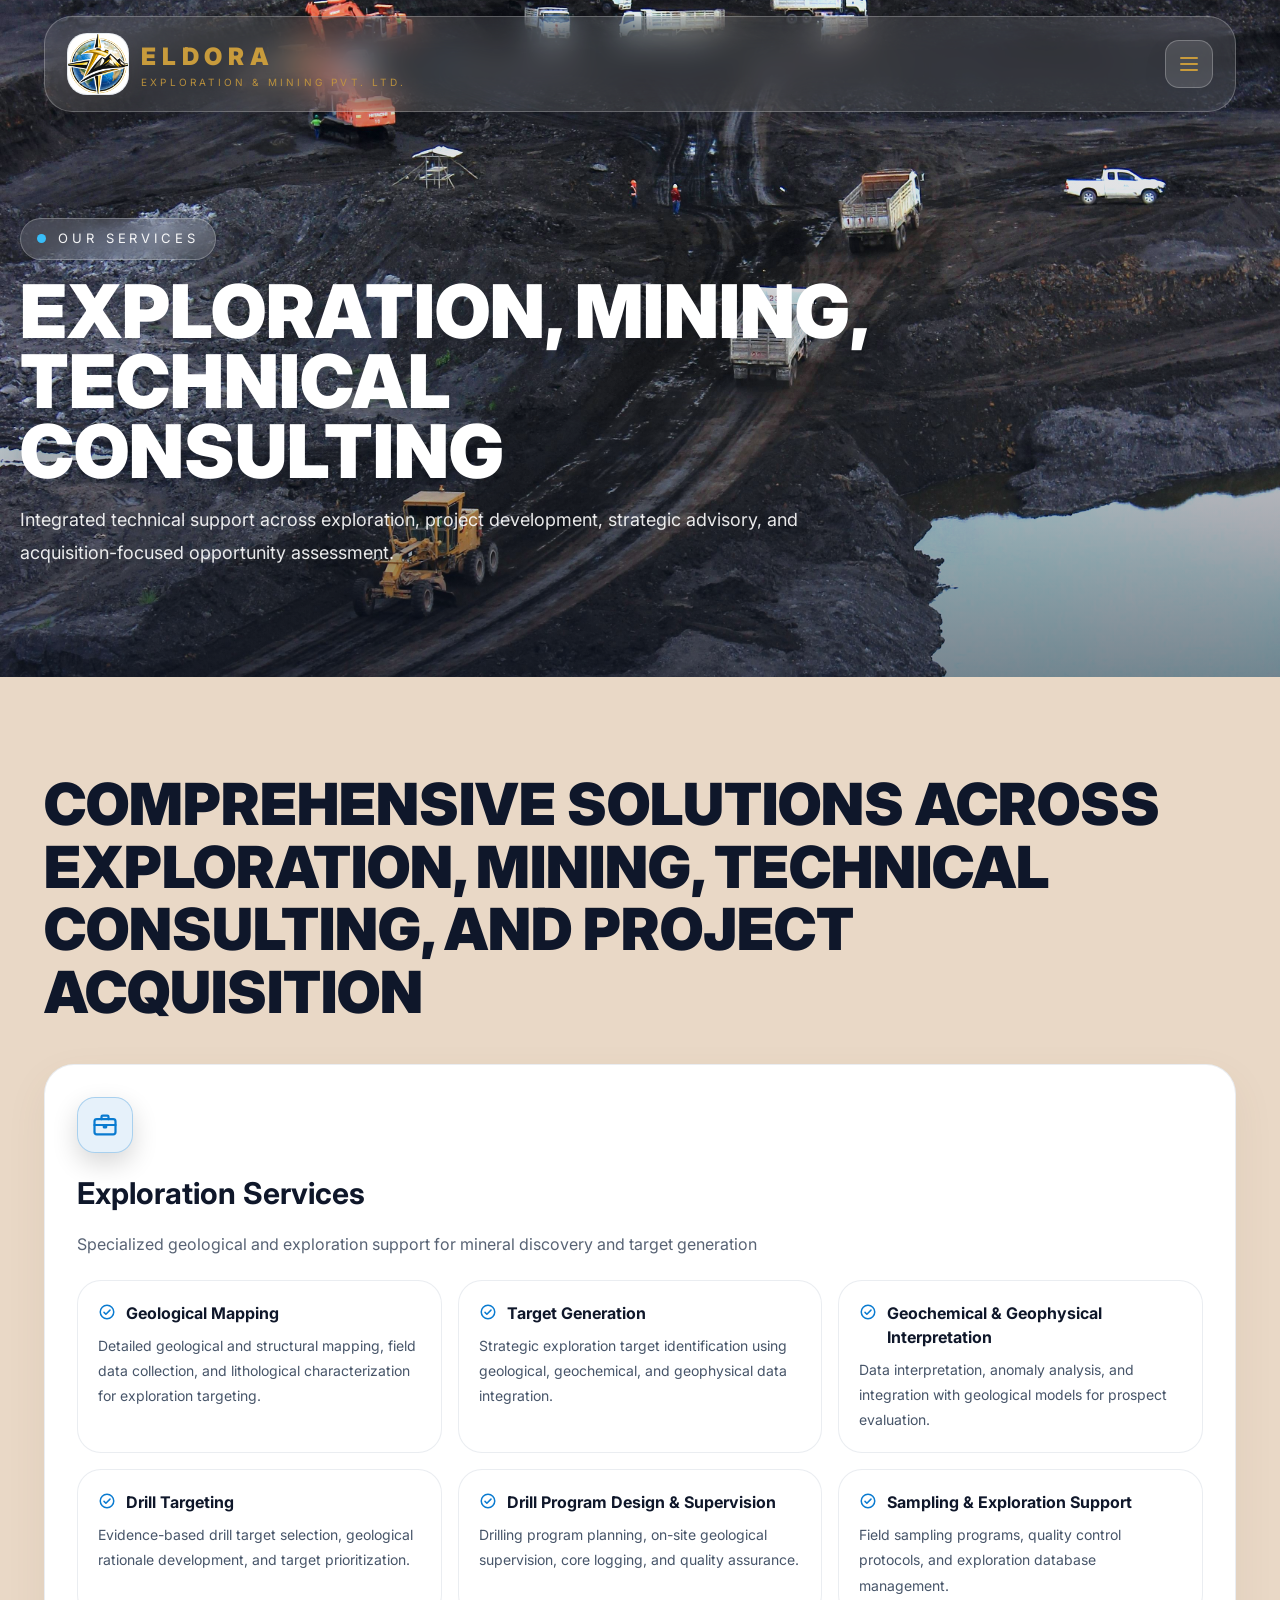
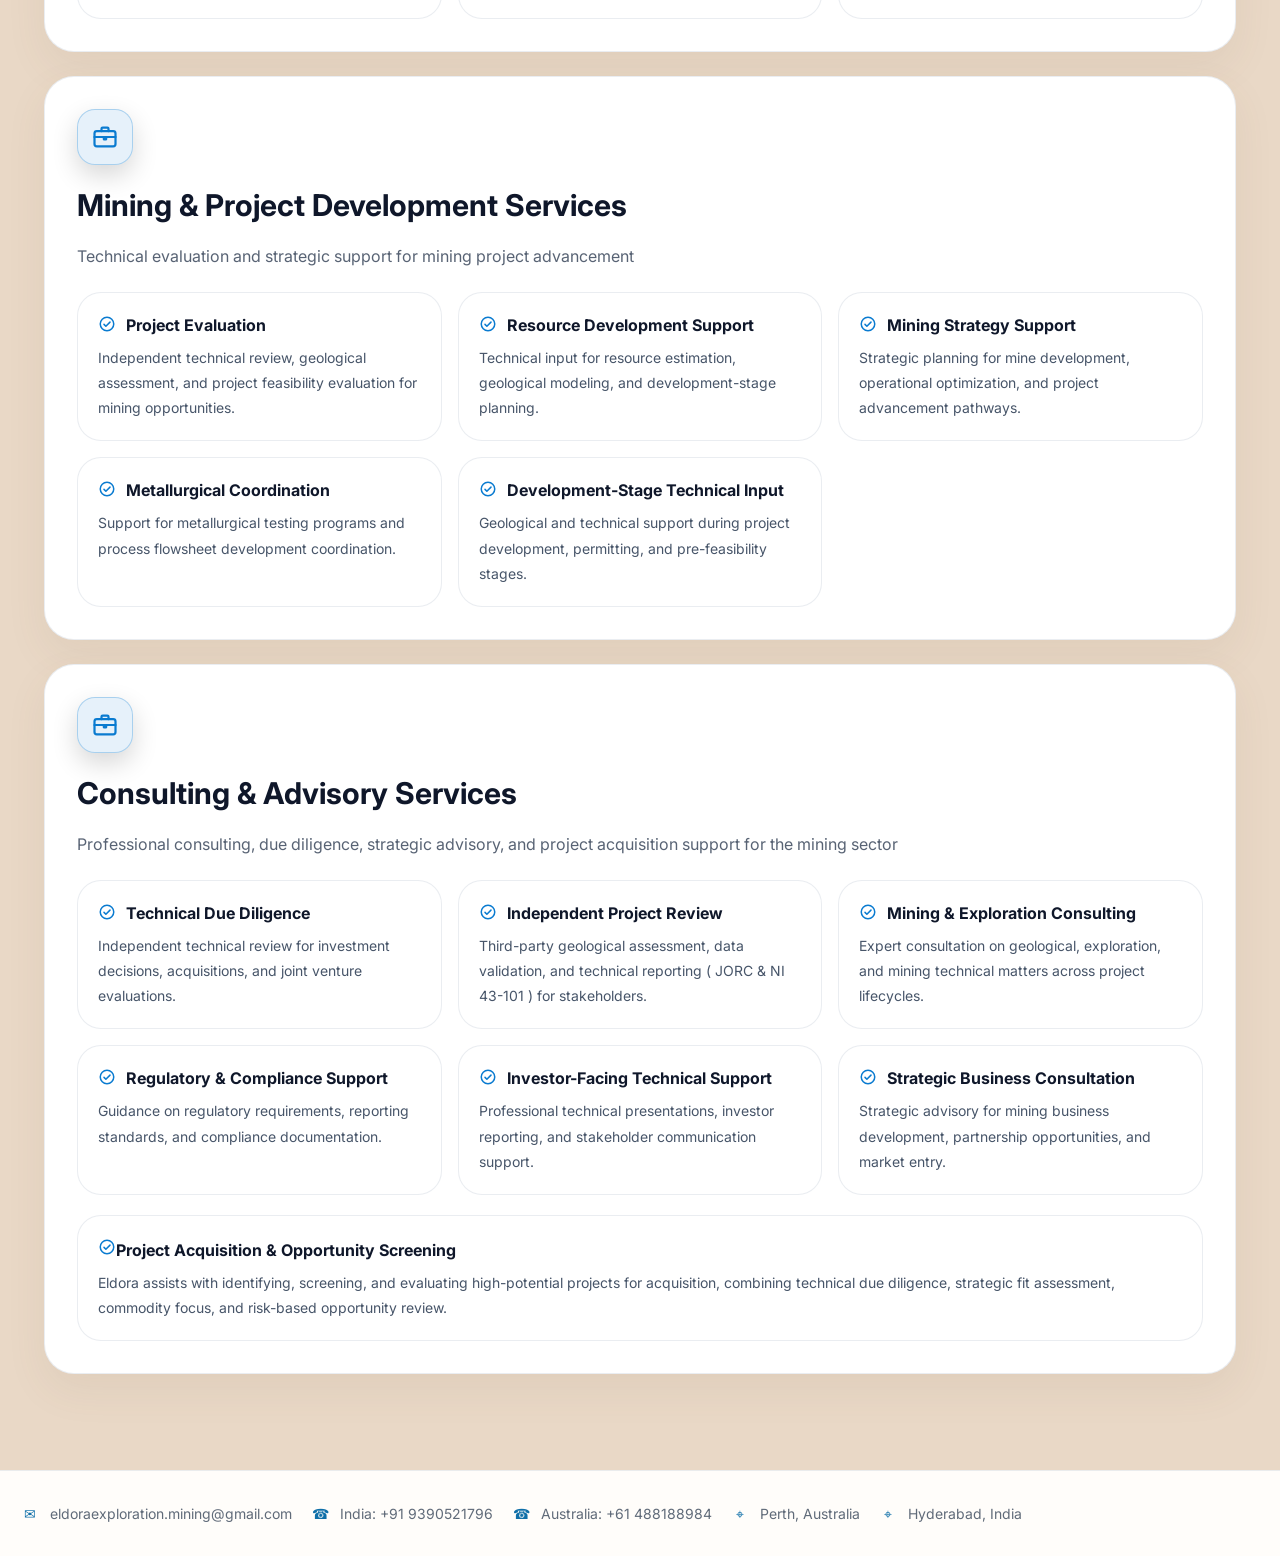
<file: services.html>
<!DOCTYPE html>

<html lang="en"><head><meta charset="utf-8"/><meta content="width=device-width, initial-scale=1" name="viewport"/><title>Mineral Exploration, Mining &amp; Technical Consulting Services | Eldora</title><meta name="description" content="Eldora provides geological mapping, target generation, geochemical and geophysical interpretation, drill program design, mining project evaluation, technical due diligence and strategic advisory services."><meta name="keywords" content="Eldora Exploration, Eldora Mining, mineral exploration, mining consulting, technical due diligence, project acquisition, geological mapping, drill planning, resource evaluation, gold exploration, base metals, critical minerals, JORC reporting, Perth Australia, Hyderabad India"><meta name="robots" content="index, follow"><link rel="canonical" href="https://eldoraem.com/services.html"><link rel="icon" href="/favicon.ico" sizes="any"><link rel="icon" type="image/png" href="/favicon-48x48.png" sizes="48x48"><link rel="apple-touch-icon" href="/apple-touch-icon.png"><meta property="og:type" content="website"><meta property="og:site_name" content="Eldora Exploration &amp; Mining"><meta property="og:title" content="Mineral Exploration, Mining &amp; Technical Consulting Services | Eldora"><meta property="og:description" content="Eldora provides geological mapping, target generation, geochemical and geophysical interpretation, drill program design, mining project evaluation, technical due diligence and strategic advisory services."><meta property="og:url" content="https://eldoraem.com/services.html"><meta property="og:image" content="https://eldoraem.com/assets/services-hero.jpg"><meta name="twitter:card" content="summary_large_image"><meta name="twitter:title" content="Mineral Exploration, Mining &amp; Technical Consulting Services | Eldora"><meta name="twitter:description" content="Eldora provides geological mapping, target generation, geochemical and geophysical interpretation, drill program design, mining project evaluation, technical due diligence and strategic advisory services."><meta name="twitter:image" content="https://eldoraem.com/assets/services-hero.jpg"><link href="https://fonts.googleapis.com" rel="preconnect"/><link crossorigin="" href="https://fonts.gstatic.com" rel="preconnect"/><link href="https://fonts.googleapis.com/css2?family=Inter:wght@400;500;600;700;800;900&amp;display=swap" rel="stylesheet"/><link href="styles.css" rel="stylesheet"/><style>
.section-badge{display:inline-flex;width:56px;height:56px;align-items:center;justify-content:center;border-radius:18px;border:1px solid rgba(10,123,208,.28);background:rgba(10,123,208,.10);margin-bottom:18px;box-shadow:0 10px 26px rgba(0,0,0,.16)}
.section-badge svg{width:28px;height:28px;stroke:#0a7bd0;fill:none;stroke-width:1.9;stroke-linecap:round;stroke-linejoin:round}
.service-item h5{display:flex;align-items:flex-start;gap:10px;margin:0 0 8px;font-size:16px}
.service-check{display:inline-flex;align-items:center;justify-content:center;width:18px;height:18px;flex:0 0 18px;margin-top:2px}
.service-check svg{width:18px;height:18px;stroke:#0a7bd0;fill:none;stroke-width:2;stroke-linecap:round;stroke-linejoin:round}
</style></head><body><div class="header-wrap"><div class="container"><div class="header"><a class="brand" href="index.html"><div class="brand-icon"><img alt="Eldora logo" src="assets/eldora-logo.png"/></div><div><div class="brand-title">ELDORA</div><div class="brand-sub">Exploration &amp; Mining Pvt. Ltd.</div></div></a><nav class="nav"><a href="index.html">Home</a><a href="about.html">About Us</a><a class="active" href="services.html">Services</a><a href="projects.html">Expertise / Projects</a><a href="project-acquisition.html">Project Acquisition</a><a href="why-choose.html">Why Choose Eldora</a><a href="global-presence.html">Global Presence</a><a href="directors.html">Directors</a><a href="experience.html">Experience</a><a href="contact.html">Contact</a></nav><a class="cta-btn" href="contact.html">Contact Us</a><button aria-expanded="false" aria-label="Open menu" class="menu-toggle" type="button"><span></span><span></span><span></span></button></div><div aria-hidden="true" class="mobile-nav"><a href="index.html">Home</a><a href="about.html">About Us</a><a class="active" href="services.html">Services</a><a href="projects.html">Expertise / Projects</a><a href="project-acquisition.html">Project Acquisition</a><a href="why-choose.html">Why Choose Eldora</a><a href="global-presence.html">Global Presence</a><a href="directors.html">Directors</a><a href="experience.html">Experience</a><a href="contact.html">Contact</a><a class="mobile-cta" href="contact.html">Contact Us</a></div></div></div><section class="inner-hero"><div class="bg"><img alt="Exploration, Mining, Technical Consulting" src="assets/services-hero.jpg"/><div class="overlay"></div></div><div class="container content"><div class="eyebrow"><span class="eyebrow-dot"></span>Our Services</div><h1>Exploration, Mining, Technical Consulting</h1><p>Integrated technical support across exploration, project development, strategic advisory, and acquisition-focused opportunity assessment.</p></div></section><section class="section alt"><div class="container"><div class="page-title"><h2>Comprehensive solutions across exploration, mining, technical consulting, and project acquisition</h2></div><div style="display:grid;gap:24px"><div class="card pad"><div aria-hidden="true" class="section-badge"><svg viewbox="0 0 24 24"><rect height="13" rx="2" width="18" x="3" y="7"></rect><path d="M9 7V5a1 1 0 0 1 1-1h4a1 1 0 0 1 1 1v2"></path><path d="M3 12h18"></path><path d="M11 12v2h2v-2"></path></svg></div><h3>Exploration Services</h3><p class="muted">Specialized geological and exploration support for mineral discovery and target generation</p><div class="service-list"><div class="service-item"><h5><span aria-hidden="true" class="service-check"><svg viewbox="0 0 24 24"><circle cx="12" cy="12" r="9"></circle><path d="M8 12.5l2.5 2.5L16 9.5"></path></svg></span><span>Geological Mapping</span></h5><p>Detailed geological and structural mapping, field data collection, and lithological characterization for exploration targeting.</p></div><div class="service-item"><h5><span aria-hidden="true" class="service-check"><svg viewbox="0 0 24 24"><circle cx="12" cy="12" r="9"></circle><path d="M8 12.5l2.5 2.5L16 9.5"></path></svg></span><span>Target Generation</span></h5><p>Strategic exploration target identification using geological, geochemical, and geophysical data integration.</p></div><div class="service-item"><h5><span aria-hidden="true" class="service-check"><svg viewbox="0 0 24 24"><circle cx="12" cy="12" r="9"></circle><path d="M8 12.5l2.5 2.5L16 9.5"></path></svg></span><span>Geochemical &amp; Geophysical Interpretation</span></h5><p>Data interpretation, anomaly analysis, and integration with geological models for prospect evaluation.</p></div><div class="service-item"><h5><span aria-hidden="true" class="service-check"><svg viewbox="0 0 24 24"><circle cx="12" cy="12" r="9"></circle><path d="M8 12.5l2.5 2.5L16 9.5"></path></svg></span><span>Drill Targeting</span></h5><p>Evidence-based drill target selection, geological rationale development, and target prioritization.</p></div><div class="service-item"><h5><span aria-hidden="true" class="service-check"><svg viewbox="0 0 24 24"><circle cx="12" cy="12" r="9"></circle><path d="M8 12.5l2.5 2.5L16 9.5"></path></svg></span><span>Drill Program Design &amp; Supervision</span></h5><p>Drilling program planning, on-site geological supervision, core logging, and quality assurance.</p></div><div class="service-item"><h5><span aria-hidden="true" class="service-check"><svg viewbox="0 0 24 24"><circle cx="12" cy="12" r="9"></circle><path d="M8 12.5l2.5 2.5L16 9.5"></path></svg></span><span>Sampling &amp; Exploration Support</span></h5><p>Field sampling programs, quality control protocols, and exploration database management.</p></div></div></div><div class="card pad"><div aria-hidden="true" class="section-badge"><svg viewbox="0 0 24 24"><rect height="13" rx="2" width="18" x="3" y="7"></rect><path d="M9 7V5a1 1 0 0 1 1-1h4a1 1 0 0 1 1 1v2"></path><path d="M3 12h18"></path><path d="M11 12v2h2v-2"></path></svg></div><h3>Mining &amp; Project Development Services</h3><p class="muted">Technical evaluation and strategic support for mining project advancement</p><div class="service-list"><div class="service-item"><h5><span aria-hidden="true" class="service-check"><svg viewbox="0 0 24 24"><circle cx="12" cy="12" r="9"></circle><path d="M8 12.5l2.5 2.5L16 9.5"></path></svg></span><span>Project Evaluation</span></h5><p>Independent technical review, geological assessment, and project feasibility evaluation for mining opportunities.</p></div><div class="service-item"><h5><span aria-hidden="true" class="service-check"><svg viewbox="0 0 24 24"><circle cx="12" cy="12" r="9"></circle><path d="M8 12.5l2.5 2.5L16 9.5"></path></svg></span><span>Resource Development Support</span></h5><p>Technical input for resource estimation, geological modeling, and development-stage planning.</p></div><div class="service-item"><h5><span aria-hidden="true" class="service-check"><svg viewbox="0 0 24 24"><circle cx="12" cy="12" r="9"></circle><path d="M8 12.5l2.5 2.5L16 9.5"></path></svg></span><span>Mining Strategy Support</span></h5><p>Strategic planning for mine development, operational optimization, and project advancement pathways.</p></div><div class="service-item"><h5><span aria-hidden="true" class="service-check"><svg viewbox="0 0 24 24"><circle cx="12" cy="12" r="9"></circle><path d="M8 12.5l2.5 2.5L16 9.5"></path></svg></span><span>Metallurgical Coordination</span></h5><p>Support for metallurgical testing programs and process flowsheet development coordination.</p></div><div class="service-item"><h5><span aria-hidden="true" class="service-check"><svg viewbox="0 0 24 24"><circle cx="12" cy="12" r="9"></circle><path d="M8 12.5l2.5 2.5L16 9.5"></path></svg></span><span>Development-Stage Technical Input</span></h5><p>Geological and technical support during project development, permitting, and pre-feasibility stages.</p></div></div></div><div class="card pad"><div aria-hidden="true" class="section-badge"><svg viewbox="0 0 24 24"><rect height="13" rx="2" width="18" x="3" y="7"></rect><path d="M9 7V5a1 1 0 0 1 1-1h4a1 1 0 0 1 1 1v2"></path><path d="M3 12h18"></path><path d="M11 12v2h2v-2"></path></svg></div><h3>Consulting &amp; Advisory Services</h3><p class="muted">Professional consulting, due diligence, strategic advisory, and project acquisition support for the mining sector</p><div class="service-list"><div class="service-item"><h5><span aria-hidden="true" class="service-check"><svg viewbox="0 0 24 24"><circle cx="12" cy="12" r="9"></circle><path d="M8 12.5l2.5 2.5L16 9.5"></path></svg></span><span>Technical Due Diligence</span></h5><p>Independent technical review for investment decisions, acquisitions, and joint venture evaluations.</p></div><div class="service-item"><h5><span aria-hidden="true" class="service-check"><svg viewbox="0 0 24 24"><circle cx="12" cy="12" r="9"></circle><path d="M8 12.5l2.5 2.5L16 9.5"></path></svg></span><span>Independent Project Review</span></h5><p>Third-party geological assessment, data validation, and technical reporting ( JORC &amp; NI 43-101 ) for stakeholders.</p></div><div class="service-item"><h5><span aria-hidden="true" class="service-check"><svg viewbox="0 0 24 24"><circle cx="12" cy="12" r="9"></circle><path d="M8 12.5l2.5 2.5L16 9.5"></path></svg></span><span>Mining &amp; Exploration Consulting</span></h5><p>Expert consultation on geological, exploration, and mining technical matters across project lifecycles.</p></div><div class="service-item"><h5><span aria-hidden="true" class="service-check"><svg viewbox="0 0 24 24"><circle cx="12" cy="12" r="9"></circle><path d="M8 12.5l2.5 2.5L16 9.5"></path></svg></span><span>Regulatory &amp; Compliance Support</span></h5><p>Guidance on regulatory requirements, reporting standards, and compliance documentation.</p></div><div class="service-item"><h5><span aria-hidden="true" class="service-check"><svg viewbox="0 0 24 24"><circle cx="12" cy="12" r="9"></circle><path d="M8 12.5l2.5 2.5L16 9.5"></path></svg></span><span>Investor-Facing Technical Support</span></h5><p>Professional technical presentations, investor reporting, and stakeholder communication support.</p></div><div class="service-item"><h5><span aria-hidden="true" class="service-check"><svg viewbox="0 0 24 24"><circle cx="12" cy="12" r="9"></circle><path d="M8 12.5l2.5 2.5L16 9.5"></path></svg></span><span>Strategic Business Consultation</span></h5><p>Strategic advisory for mining business development, partnership opportunities, and market entry.</p></div></div><div class="small-box" style="margin-top:20px"><h5><span aria-hidden="true" class="service-check"><svg viewbox="0 0 24 24"><circle cx="12" cy="12" r="9"></circle><path d="M8 12.5l2.5 2.5L16 9.5"></path></svg></span><span>Project Acquisition &amp; Opportunity Screening</span></h5><p>Eldora assists with identifying, screening, and evaluating high-potential projects for acquisition, combining technical due diligence, strategic fit assessment, commodity focus, and risk-based opportunity review.</p></div></div></div></div></section><footer class="footer"><div class="container footer-row"><div class="footer-contact"><span class="icon-line"><span class="icon">✉</span><span>eldoraexploration.mining@gmail.com</span></span><span class="icon-line"><span class="icon">☎</span><span>India: +91-9390521796</span></span><span class="icon-line"><span class="icon">☎</span><span>Australia: +61 488188984</span></span><span class="icon-line"><span class="icon">⌖</span><span>Perth, Australia</span></span><span class="icon-line"><span class="icon">⌖</span><span>Hyderabad, India</span></span></div></div></footer><script src="script.js"></script></body></html>
</file>
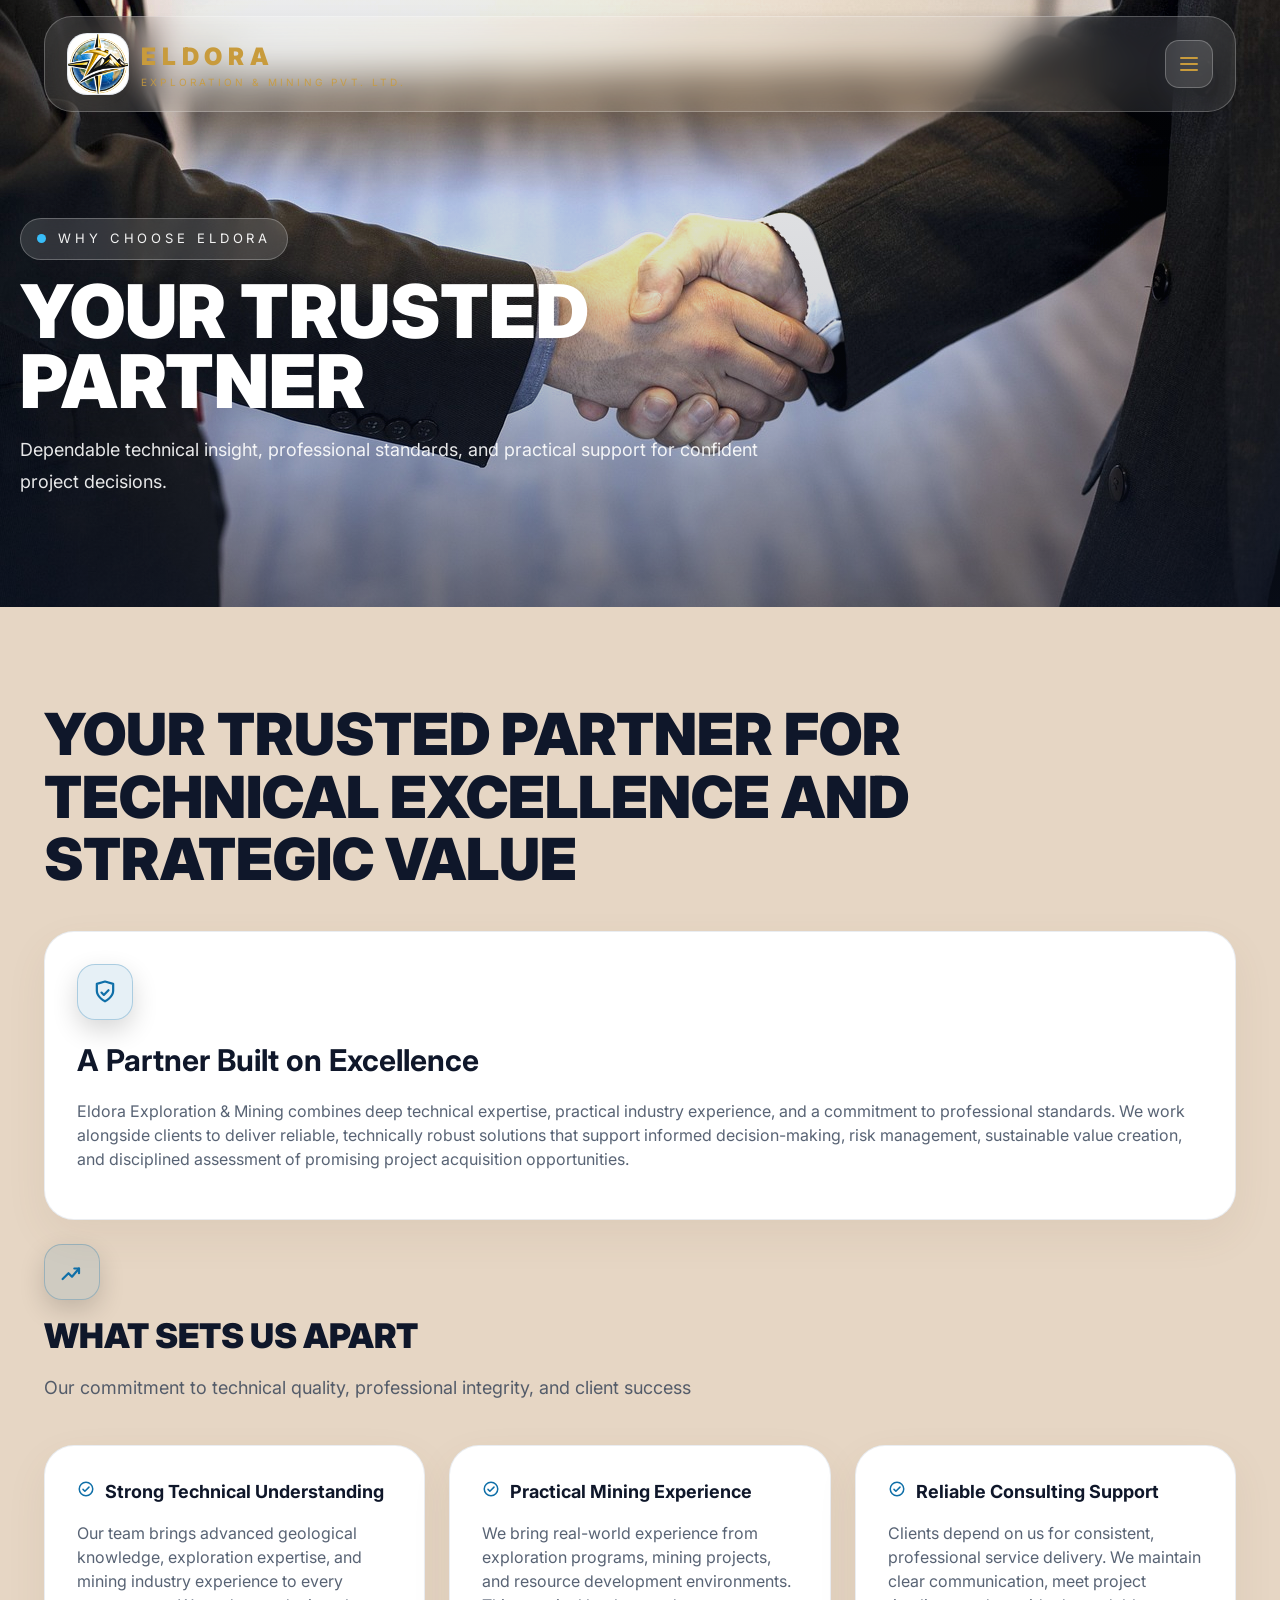
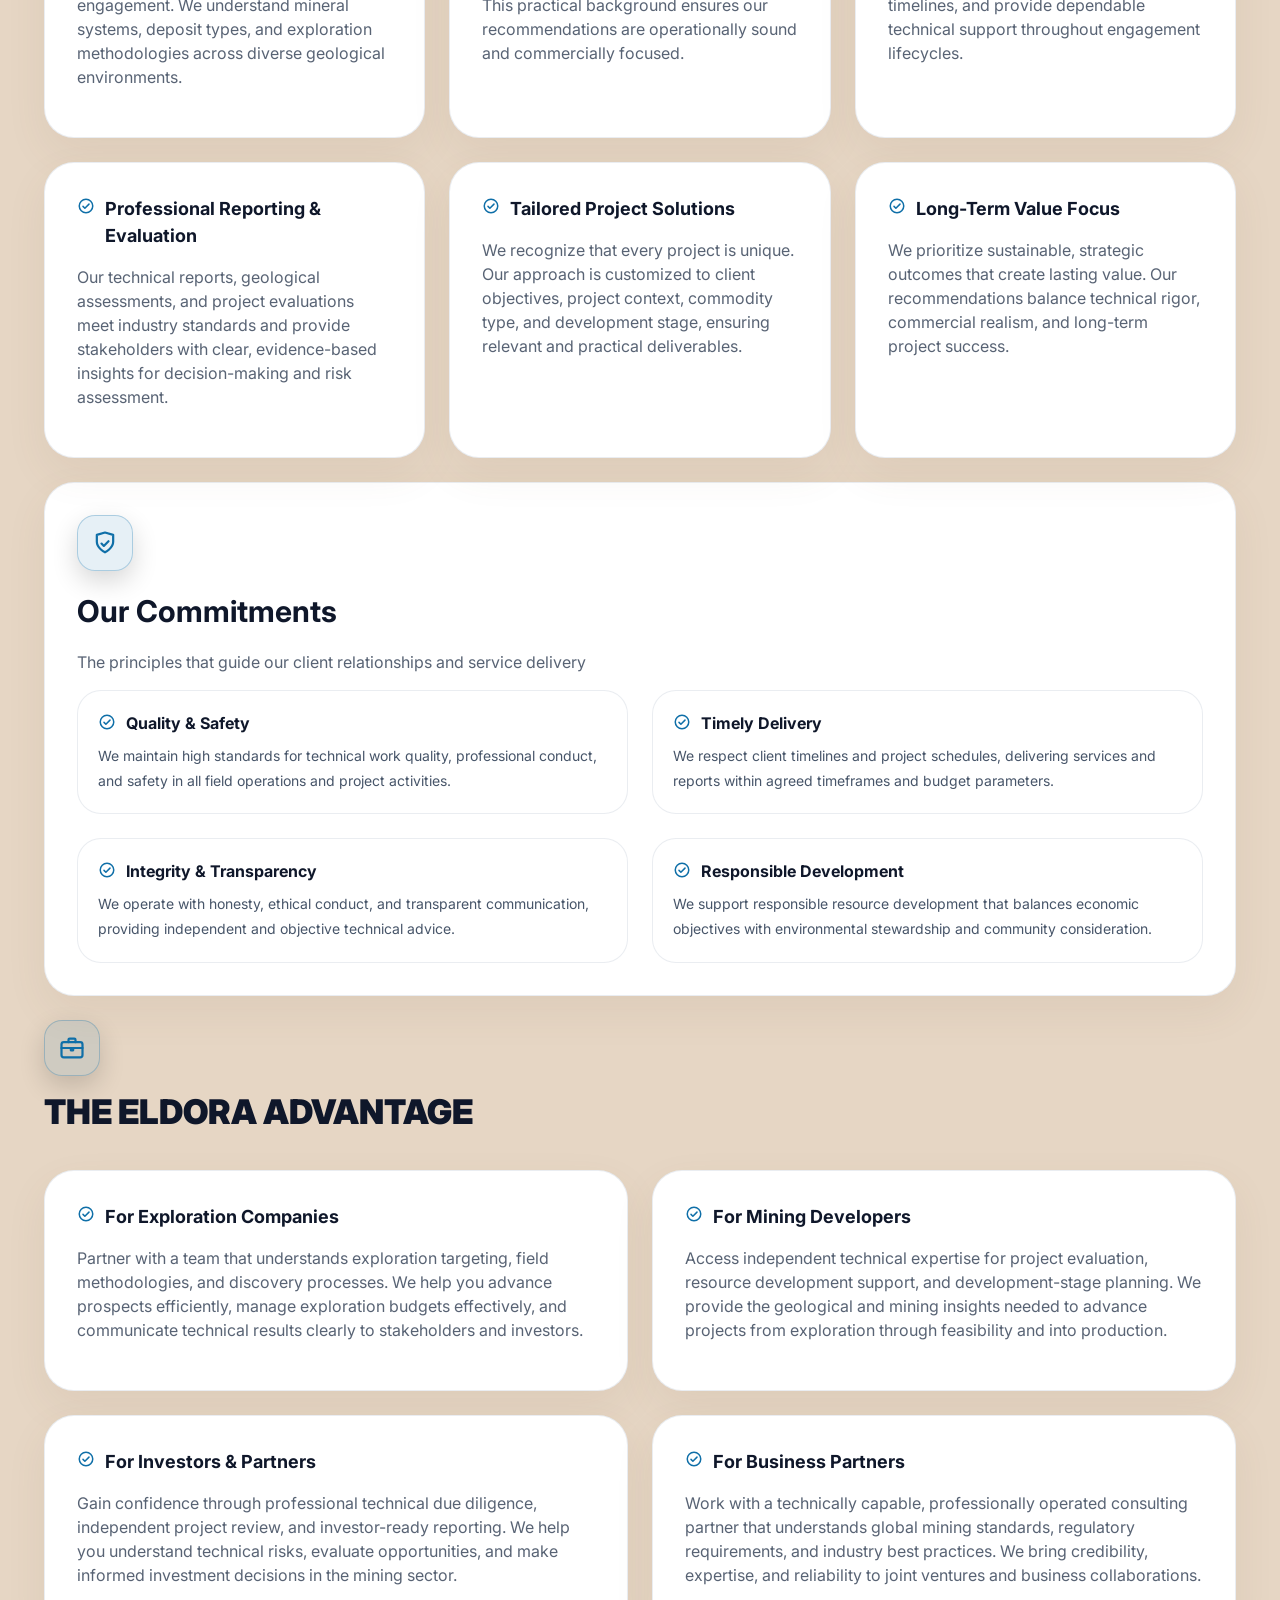
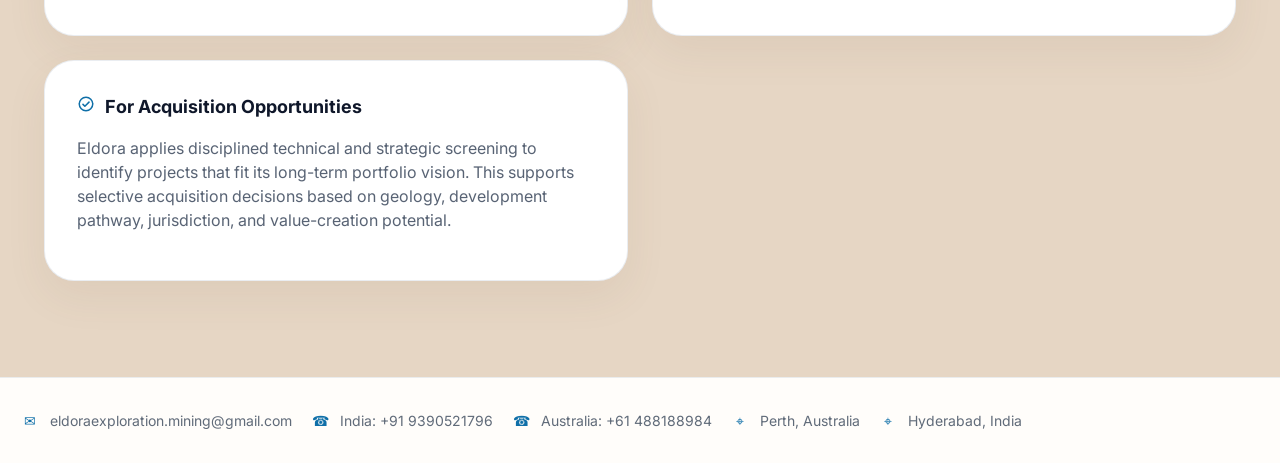
<file: why-choose.html>
<!DOCTYPE html>

<html lang="en"><head><meta charset="utf-8"/><meta content="width=device-width, initial-scale=1" name="viewport"/><title>Why Choose Eldora | Technical Excellence &amp; Strategic Value</title><meta name="description" content="Eldora combines strong technical understanding, practical mining experience, reliable consulting support, professional reporting and long-term value focus for exploration and mining clients."><meta name="keywords" content="Eldora Exploration, Eldora Mining, mineral exploration, mining consulting, technical due diligence, project acquisition, geological mapping, drill planning, resource evaluation, gold exploration, base metals, critical minerals, JORC reporting, Perth Australia, Hyderabad India"><meta name="robots" content="index, follow"><link rel="canonical" href="https://eldoraem.com/why-choose.html"><link rel="icon" href="/favicon.ico" sizes="any"><link rel="icon" type="image/png" href="/favicon-48x48.png" sizes="48x48"><link rel="apple-touch-icon" href="/apple-touch-icon.png"><meta property="og:type" content="website"><meta property="og:site_name" content="Eldora Exploration &amp; Mining"><meta property="og:title" content="Why Choose Eldora | Technical Excellence &amp; Strategic Value"><meta property="og:description" content="Eldora combines strong technical understanding, practical mining experience, reliable consulting support, professional reporting and long-term value focus for exploration and mining clients."><meta property="og:url" content="https://eldoraem.com/why-choose.html"><meta property="og:image" content="https://eldoraem.com/assets/why-choose-hero.jpg"><meta name="twitter:card" content="summary_large_image"><meta name="twitter:title" content="Why Choose Eldora | Technical Excellence &amp; Strategic Value"><meta name="twitter:description" content="Eldora combines strong technical understanding, practical mining experience, reliable consulting support, professional reporting and long-term value focus for exploration and mining clients."><meta name="twitter:image" content="https://eldoraem.com/assets/why-choose-hero.jpg"><link href="https://fonts.googleapis.com" rel="preconnect"/><link crossorigin="" href="https://fonts.gstatic.com" rel="preconnect"/><link href="https://fonts.googleapis.com/css2?family=Inter:wght@400;500;600;700;800;900&amp;display=swap" rel="stylesheet"/><link href="styles.css" rel="stylesheet"/><style>
.section-badge{display:inline-flex;width:56px;height:56px;align-items:center;justify-content:center;border-radius:18px;border:1px solid rgba(15,111,168,.28);background:rgba(15,111,168,.10);margin-bottom:18px;box-shadow:0 10px 26px rgba(0,0,0,.16)}
.section-badge svg{width:28px;height:28px;stroke:#0f6fa8;fill:none;stroke-width:1.9;stroke-linecap:round;stroke-linejoin:round}
.item-title{display:flex;align-items:flex-start;gap:10px;margin:0 0 8px;font-size:18px;font-weight:700}
.item-check{display:inline-flex;align-items:center;justify-content:center;width:18px;height:18px;flex:0 0 18px;margin-top:2px}
.item-check svg{width:18px;height:18px;stroke:#0f6fa8;fill:none;stroke-width:2;stroke-linecap:round;stroke-linejoin:round}
.icon-card{display:flex;align-items:flex-start;gap:14px}
.icon-card .section-badge{margin:0;flex:0 0 56px}
.icon-card-copy{flex:1}
</style></head><body><div class="header-wrap"><div class="container"><div class="header"><a class="brand" href="index.html"><div class="brand-icon"><img alt="Eldora logo" src="assets/eldora-logo.png"/></div><div><div class="brand-title">ELDORA</div><div class="brand-sub">Exploration &amp; Mining Pvt. Ltd.</div></div></a><nav class="nav"><a href="index.html">Home</a><a href="about.html">About Us</a><a href="services.html">Services</a><a href="projects.html">Expertise / Projects</a><a href="project-acquisition.html">Project Acquisition</a><a class="active" href="why-choose.html">Why Choose Eldora</a><a href="global-presence.html">Global Presence</a><a href="directors.html">Directors</a><a href="experience.html">Experience</a><a href="contact.html">Contact</a></nav><a class="cta-btn" href="contact.html">Contact Us</a><button aria-expanded="false" aria-label="Open menu" class="menu-toggle" type="button"><span></span><span></span><span></span></button></div><div aria-hidden="true" class="mobile-nav"><a href="index.html">Home</a><a href="about.html">About Us</a><a href="services.html">Services</a><a href="projects.html">Expertise / Projects</a><a href="project-acquisition.html">Project Acquisition</a><a class="active" href="why-choose.html">Why Choose Eldora</a><a href="global-presence.html">Global Presence</a><a href="directors.html">Directors</a><a href="experience.html">Experience</a><a href="contact.html">Contact</a><a class="mobile-cta" href="contact.html">Contact Us</a></div></div></div><section class="inner-hero"><div class="bg"><img alt="Your Trusted Partner" src="assets/why-choose-hero.jpg"/><div class="overlay"></div></div><div class="container content"><div class="eyebrow"><span class="eyebrow-dot"></span>Why Choose Eldora</div><h1>Your Trusted Partner</h1><p>Dependable technical insight, professional standards, and practical support for confident project decisions.</p></div></section><section class="section"><div class="container"><div class="page-title"><h2>Your trusted partner for technical excellence and strategic value</h2></div><div class="card pad"><div aria-hidden="true" class="section-badge"><svg viewBox="0 0 24 24"><path d="M12 20s-7-3.5-7-9V5l7-2 7 2v6c0 5.5-7 9-7 9z"></path><path d="M9 12.5l2 2 4-4"></path></svg></div><h3>A Partner Built on Excellence</h3><p class="muted">Eldora Exploration &amp; Mining combines deep technical expertise, practical industry experience, and a commitment to professional standards. We work alongside clients to deliver reliable, technically robust solutions that support informed decision-making, risk management, sustainable value creation, and disciplined assessment of promising project acquisition opportunities.</p></div><div style="height:24px"></div><div class="page-title"><div aria-hidden="true" class="section-badge"><svg viewBox="0 0 24 24"><path d="M4 18l5-5 3 3 6-7"></path><path d="M14 9h4v4"></path></svg></div><h2 style="font-size:34px">What Sets Us Apart</h2><p>Our commitment to technical quality, professional integrity, and client success</p></div><div class="grid-3"><div class="card pad"><h4 class="item-title"><span aria-hidden="true" class="item-check"><svg viewBox="0 0 24 24"><circle cx="12" cy="12" r="9"></circle><path d="M8 12.5l2.5 2.5L16 9.5"></path></svg></span><span>Strong Technical Understanding</span></h4><p class="muted">Our team brings advanced geological knowledge, exploration expertise, and mining industry experience to every engagement. We understand mineral systems, deposit types, and exploration methodologies across diverse geological environments.</p></div><div class="card pad"><h4 class="item-title"><span aria-hidden="true" class="item-check"><svg viewBox="0 0 24 24"><circle cx="12" cy="12" r="9"></circle><path d="M8 12.5l2.5 2.5L16 9.5"></path></svg></span><span>Practical Mining Experience</span></h4><p class="muted">We bring real-world experience from exploration programs, mining projects, and resource development environments. This practical background ensures our recommendations are operationally sound and commercially focused.</p></div><div class="card pad"><h4 class="item-title"><span aria-hidden="true" class="item-check"><svg viewBox="0 0 24 24"><circle cx="12" cy="12" r="9"></circle><path d="M8 12.5l2.5 2.5L16 9.5"></path></svg></span><span>Reliable Consulting Support</span></h4><p class="muted">Clients depend on us for consistent, professional service delivery. We maintain clear communication, meet project timelines, and provide dependable technical support throughout engagement lifecycles.</p></div><div class="card pad"><h4 class="item-title"><span aria-hidden="true" class="item-check"><svg viewBox="0 0 24 24"><circle cx="12" cy="12" r="9"></circle><path d="M8 12.5l2.5 2.5L16 9.5"></path></svg></span><span>Professional Reporting &amp; Evaluation</span></h4><p class="muted">Our technical reports, geological assessments, and project evaluations meet industry standards and provide stakeholders with clear, evidence-based insights for decision-making and risk assessment.</p></div><div class="card pad"><h4 class="item-title"><span aria-hidden="true" class="item-check"><svg viewBox="0 0 24 24"><circle cx="12" cy="12" r="9"></circle><path d="M8 12.5l2.5 2.5L16 9.5"></path></svg></span><span>Tailored Project Solutions</span></h4><p class="muted">We recognize that every project is unique. Our approach is customized to client objectives, project context, commodity type, and development stage, ensuring relevant and practical deliverables.</p></div><div class="card pad"><h4 class="item-title"><span aria-hidden="true" class="item-check"><svg viewBox="0 0 24 24"><circle cx="12" cy="12" r="9"></circle><path d="M8 12.5l2.5 2.5L16 9.5"></path></svg></span><span>Long-Term Value Focus</span></h4><p class="muted">We prioritize sustainable, strategic outcomes that create lasting value. Our recommendations balance technical rigor, commercial realism, and long-term project success.</p></div></div><div style="height:24px"></div><div class="card pad"><div aria-hidden="true" class="section-badge"><svg viewBox="0 0 24 24"><path d="M12 20s-7-3.5-7-9V5l7-2 7 2v6c0 5.5-7 9-7 9z"></path><path d="M9 12.5l2 2 4-4"></path></svg></div><h3>Our Commitments</h3><p class="muted">The principles that guide our client relationships and service delivery</p><div class="grid-2"><div class="small-box"><h5 class="item-title"><span aria-hidden="true" class="item-check"><svg viewBox="0 0 24 24"><circle cx="12" cy="12" r="9"></circle><path d="M8 12.5l2.5 2.5L16 9.5"></path></svg></span><span>Quality &amp; Safety</span></h5><p>We maintain high standards for technical work quality, professional conduct, and safety in all field operations and project activities.</p></div><div class="small-box"><h5 class="item-title"><span aria-hidden="true" class="item-check"><svg viewBox="0 0 24 24"><circle cx="12" cy="12" r="9"></circle><path d="M8 12.5l2.5 2.5L16 9.5"></path></svg></span><span>Timely Delivery</span></h5><p>We respect client timelines and project schedules, delivering services and reports within agreed timeframes and budget parameters.</p></div><div class="small-box"><h5 class="item-title"><span aria-hidden="true" class="item-check"><svg viewBox="0 0 24 24"><circle cx="12" cy="12" r="9"></circle><path d="M8 12.5l2.5 2.5L16 9.5"></path></svg></span><span>Integrity &amp; Transparency</span></h5><p>We operate with honesty, ethical conduct, and transparent communication, providing independent and objective technical advice.</p></div><div class="small-box"><h5 class="item-title"><span aria-hidden="true" class="item-check"><svg viewBox="0 0 24 24"><circle cx="12" cy="12" r="9"></circle><path d="M8 12.5l2.5 2.5L16 9.5"></path></svg></span><span>Responsible Development</span></h5><p>We support responsible resource development that balances economic objectives with environmental stewardship and community consideration.</p></div></div></div><div style="height:24px"></div><div class="page-title"><div aria-hidden="true" class="section-badge"><svg viewBox="0 0 24 24"><rect x="3" y="7" width="18" height="13" rx="2"></rect><path d="M9 7V5a1 1 0 0 1 1-1h4a1 1 0 0 1 1 1v2"></path><path d="M3 12h18"></path><path d="M11 12v2h2v-2"></path></svg></div><h2 style="font-size:34px">The Eldora Advantage</h2></div><div class="grid-2"><div class="card pad"><h4 class="item-title"><span aria-hidden="true" class="item-check"><svg viewBox="0 0 24 24"><circle cx="12" cy="12" r="9"></circle><path d="M8 12.5l2.5 2.5L16 9.5"></path></svg></span><span>For Exploration Companies</span></h4><p class="muted">Partner with a team that understands exploration targeting, field methodologies, and discovery processes. We help you advance prospects efficiently, manage exploration budgets effectively, and communicate technical results clearly to stakeholders and investors.</p></div><div class="card pad"><h4 class="item-title"><span aria-hidden="true" class="item-check"><svg viewBox="0 0 24 24"><circle cx="12" cy="12" r="9"></circle><path d="M8 12.5l2.5 2.5L16 9.5"></path></svg></span><span>For Mining Developers</span></h4><p class="muted">Access independent technical expertise for project evaluation, resource development support, and development-stage planning. We provide the geological and mining insights needed to advance projects from exploration through feasibility and into production.</p></div><div class="card pad"><h4 class="item-title"><span aria-hidden="true" class="item-check"><svg viewBox="0 0 24 24"><circle cx="12" cy="12" r="9"></circle><path d="M8 12.5l2.5 2.5L16 9.5"></path></svg></span><span>For Investors &amp; Partners</span></h4><p class="muted">Gain confidence through professional technical due diligence, independent project review, and investor-ready reporting. We help you understand technical risks, evaluate opportunities, and make informed investment decisions in the mining sector.</p></div><div class="card pad"><h4 class="item-title"><span aria-hidden="true" class="item-check"><svg viewBox="0 0 24 24"><circle cx="12" cy="12" r="9"></circle><path d="M8 12.5l2.5 2.5L16 9.5"></path></svg></span><span>For Business Partners</span></h4><p class="muted">Work with a technically capable, professionally operated consulting partner that understands global mining standards, regulatory requirements, and industry best practices. We bring credibility, expertise, and reliability to joint ventures and business collaborations.</p></div><div class="card pad"><h4 class="item-title"><span aria-hidden="true" class="item-check"><svg viewBox="0 0 24 24"><circle cx="12" cy="12" r="9"></circle><path d="M8 12.5l2.5 2.5L16 9.5"></path></svg></span><span>For Acquisition Opportunities</span></h4><p class="muted">Eldora applies disciplined technical and strategic screening to identify projects that fit its long-term portfolio vision. This supports selective acquisition decisions based on geology, development pathway, jurisdiction, and value-creation potential.</p></div></div></div></section><footer class="footer"><div class="container footer-row"><div class="footer-contact"><span class="icon-line"><span class="icon">✉</span><span>eldoraexploration.mining@gmail.com</span></span><span class="icon-line"><span class="icon">☎</span><span>India: +91-9390521796</span></span><span class="icon-line"><span class="icon">☎</span><span>Australia: +61 488188984</span></span><span class="icon-line"><span class="icon">⌖</span><span>Perth, Australia</span></span><span class="icon-line"><span class="icon">⌖</span><span>Hyderabad, India</span></span></div></div></footer><script src="script.js"></script></body></html>
</file>
<file: styles.css>
:root{--bg:#060606;--card:#111111;--muted:rgba(255,255,255,.72);--muted2:rgba(255,255,255,.58);--orange:#f97316;--border:rgba(255,255,255,.10);--white:#fff;--light:#f4f4f4;--blue:#0a7bd0}*{box-sizing:border-box}html,body{margin:0;padding:0;font-family:Inter,Arial,sans-serif;background:var(--bg);color:#fff}body{line-height:1.5}a{text-decoration:none;color:inherit}button{font:inherit}.container{max-width:1240px;margin:0 auto;padding:0 24px}.header-wrap{position:fixed;inset:0 0 auto 0;z-index:50;padding-top:16px}.header{display:flex;align-items:center;justify-content:space-between;gap:18px;padding:16px 22px;border:1px solid var(--border);background:rgba(255,255,255,.08);backdrop-filter:blur(14px);border-radius:28px;box-shadow:0 25px 60px rgba(0,0,0,.35)}.brand{display:flex;align-items:center;gap:12px}.brand-icon{width:54px;height:54px;border-radius:18px;border:1px solid rgba(255,255,255,.15);background:#fff;padding:5px;display:flex;align-items:center;justify-content:center;overflow:hidden;box-shadow:0 8px 24px rgba(0,0,0,.18)}.brand-icon img{width:100%;height:100%;object-fit:contain;transform:scale(1.48);transform-origin:center center}.brand-title{font-weight:900;letter-spacing:.24em;font-size:20px}.brand-sub{font-size:10px;letter-spacing:.32em;text-transform:uppercase;color:rgba(255,255,255,.6)}.nav{display:flex;gap:18px;flex-wrap:wrap}.nav a{font-size:14px;color:rgba(255,255,255,.82)}.nav a.active,.nav a:hover{color:var(--orange)}.cta-btn,.btn,.btn-outline{display:inline-flex;align-items:center;justify-content:center;border-radius:18px;padding:14px 22px;border:1px solid transparent;font-weight:700}.cta-btn,.btn{background:var(--orange);color:#fff}.btn-outline{background:rgba(255,255,255,.08);border-color:rgba(255,255,255,.15);color:#fff}.btn-row{display:flex;gap:14px;flex-wrap:wrap}.hero{position:relative;min-height:100vh;overflow:hidden;padding-top:96px}.hero-slide{position:absolute;inset:0;opacity:0;transition:opacity .5s}.hero-slide.active{opacity:1}.hero-slide img{width:100%;height:100%;object-fit:cover;filter:brightness(1.08) contrast(1.08) saturate(1.08)}.hero-overlay{position:absolute;inset:0;background:linear-gradient(to bottom,rgba(0,0,0,.10),rgba(0,0,0,.24) 28%,rgba(0,0,0,.42) 60%,rgba(5,5,5,.78))}.hero-overlay2{position:absolute;inset:0;background:linear-gradient(90deg,rgba(0,0,0,.26),rgba(0,0,0,.06),rgba(0,0,0,.22))}.hero-content{position:relative;z-index:2;display:flex;min-height:calc(100vh - 96px);flex-direction:column;justify-content:center;padding-top:72px;padding-bottom:40px}.hero-content .eyebrow{align-self:flex-start}.eyebrow{display:inline-flex;align-items:center;gap:10px;width:fit-content;max-width:max-content;border:1px solid rgba(255,255,255,.12);background:rgba(255,255,255,.08);backdrop-filter:blur(10px);border-radius:999px;padding:8px 12px;font-size:11px;letter-spacing:.34em;text-transform:uppercase;color:rgba(255,255,255,.78)}.eyebrow-dot{width:8px;height:8px;border-radius:999px;background:var(--orange);display:inline-block}.hero h1{margin:18px 0 0;font-size:clamp(44px,7vw,80px);line-height:.96;font-weight:900;text-transform:uppercase;letter-spacing:-.03em;max-width:920px}.hero h1 .accent{display:inline-block;background:var(--orange);padding:10px 20px;box-shadow:0 22px 48px rgba(249,115,22,.32);margin-top:14px}.hero p{max-width:760px;font-size:18px;line-height:1.8;color:rgba(255,255,255,.84)}.hero-thumbs{position:absolute;right:24px;bottom:32px;display:flex;gap:12px;flex-wrap:wrap;justify-content:flex-end;max-width:min(100%,500px);margin-top:0}.thumb{position:relative;width:150px;height:94px;border-radius:18px;overflow:hidden;border:1px solid rgba(255,255,255,.12);background:transparent;padding:0;cursor:pointer}.thumb.active{border-color:var(--orange);box-shadow:0 16px 40px rgba(249,115,22,.25)}.thumb img{width:100%;height:100%;object-fit:cover;filter:brightness(1.08) contrast(1.08) saturate(1.1)}.thumb::after{content:'';position:absolute;inset:0;background:rgba(0,0,0,.12)}.thumb span{position:absolute;left:8px;right:8px;bottom:8px;font-size:10px;letter-spacing:.2em;text-transform:uppercase;color:#fff;text-align:left;z-index:1}.section{padding:96px 0}.section.alt{background:#080808}.inner-hero{position:relative;padding-top:128px;overflow:hidden}.inner-hero .bg{position:absolute;inset:0}.inner-hero .bg img{width:100%;height:100%;object-fit:cover;filter:brightness(1.05) contrast(1.05)}.inner-hero .overlay{position:absolute;inset:0;background:linear-gradient(to bottom,rgba(0,0,0,.22),rgba(0,0,0,.48),rgba(5,5,5,.96))}.inner-hero .content{position:relative;z-index:2;padding:90px 0}.inner-hero h1{font-size:clamp(40px,6vw,74px);line-height:.95;font-weight:900;text-transform:uppercase;margin:16px 0 0;max-width:900px}.inner-hero p{max-width:800px;color:rgba(255,255,255,.84);font-size:18px;line-height:1.8}.page-title{margin-bottom:40px}.page-title .eyebrow2{font-size:13px;letter-spacing:.28em;text-transform:uppercase;color:var(--orange);font-weight:700;margin-bottom:14px}.page-title h2{font-size:clamp(34px,5vw,58px);text-transform:uppercase;line-height:1.08;margin:0 0 12px;font-weight:900}.page-title p{max-width:900px;color:var(--muted);font-size:18px;line-height:1.8}.card{background:var(--card);border:1px solid var(--border);border-radius:30px;box-shadow:0 20px 50px rgba(0,0,0,.2)}.card.pad{padding:32px}.card h3{margin:0 0 10px;font-size:30px}.muted{color:var(--muted)} .muted2{color:var(--muted2)}.grid-2{display:grid;grid-template-columns:1fr 1fr;gap:24px}.grid-3{display:grid;grid-template-columns:repeat(3,1fr);gap:24px}.grid-4{display:grid;grid-template-columns:repeat(4,1fr);gap:16px}.grid-2-1{display:grid;grid-template-columns:.95fr 1.05fr;gap:32px}.service-list{display:grid;grid-template-columns:repeat(3,1fr);gap:16px;margin-top:24px}.service-item,.small-box,.contact-box{background:rgba(255,255,255,.03);border:1px solid var(--border);border-radius:24px;padding:20px}.service-item h5,.small-box h5{margin:0 0 8px;font-size:16px}.service-item p,.small-box p{margin:0;color:var(--muted2);font-size:14px;line-height:1.8}.logo-badge{display:inline-flex;width:58px;height:58px;align-items:center;justify-content:center;overflow:hidden;border-radius:18px;border:1px solid rgba(255,255,255,.18);background:#fff;padding:7px;box-shadow:0 10px 26px rgba(0,0,0,.22);margin-bottom:18px}.logo-badge img{width:100%;height:100%;object-fit:contain;transform:scale(1.28);transform-origin:center center}.director-photo{width:220px;height:220px;border-radius:999px;overflow:hidden;margin:0 auto 24px;border:4px solid rgba(255,255,255,.12);box-shadow:0 16px 36px rgba(0,0,0,.28);background:#0b0b0b}.director-photo img{width:100%;height:100%}.director-photo.vivek img{object-fit:contain;padding:10px;background:#0b0b0b}.director-photo.rakhi img{object-fit:cover;object-position:top}.icon-line{display:flex;align-items:flex-start;gap:10px}.icon{display:inline-flex;align-items:center;justify-content:center;width:20px;flex:0 0 20px;color:var(--orange)}.footer{border-top:1px solid var(--border);background:rgba(0,0,0,.85)}.footer-row{display:flex;flex-wrap:wrap;gap:24px;justify-content:space-between;align-items:center;padding:32px 0}.footer-links{display:flex;flex-wrap:wrap;gap:18px;font-size:14px;color:rgba(255,255,255,.74)}.footer-contact{display:flex;flex-wrap:wrap;gap:18px;font-size:14px;color:rgba(255,255,255,.74)}.light-section{background:#f4f4f4;color:#000}.light-box{background:rgba(0,0,0,.03);border:1px solid rgba(0,0,0,.10);border-radius:24px;padding:20px}.map-embed{overflow:hidden;border-radius:30px;border:1px solid rgba(0,0,0,.08);box-shadow:0 20px 50px rgba(0,0,0,.08);background:#fff}.map-embed iframe{width:100%;height:420px;border:0}@media (max-width:1024px){.nav{display:none}.grid-4,.grid-3,.grid-2,.grid-2-1,.service-list{grid-template-columns:1fr 1fr}.header{padding:14px 16px}.brand-title{font-size:18px}}@media (max-width:700px){.container{padding:0 16px}.grid-4,.grid-3,.grid-2,.grid-2-1,.service-list{grid-template-columns:1fr}.hero{padding-top:92px}.hero-content{padding-top:24px;padding-bottom:24px}.hero h1{font-size:42px}.hero p,.inner-hero p,.page-title p{font-size:16px}.hero-thumbs{position:static;max-width:none;margin-top:28px;justify-content:flex-start}.footer-row{align-items:flex-start}.footer-links,.footer-contact{flex-direction:column;gap:10px}}

/* Hamburger menu controls */
.menu-toggle{
  display:inline-flex !important;
  width:48px;
  height:48px;
  border-radius:14px;
  border:1px solid rgba(255,255,255,.15);
  background:rgba(255,255,255,.10);
  align-items:center;
  justify-content:center;
  gap:4px;
  cursor:pointer;
  flex-direction:column;
  box-shadow:0 10px 24px rgba(0,0,0,.18);
}
.menu-toggle span{
  display:block;
  width:18px;
  height:2px;
  border-radius:999px;
  background:#fff;
}
.nav{
  display:none !important;
}
.cta-btn{
  display:none !important;
}
.header{
  flex-wrap:nowrap;
}

.mobile-nav{
  display:none;
  margin-top:14px;
  padding:14px;
  border:1px solid rgba(255,255,255,.10);
  background:#0c0c0cf2;
  backdrop-filter:blur(10px);
  border-radius:24px;
  box-shadow:0 20px 50px rgba(0,0,0,.28);
  flex-direction:column;
  gap:10px;
  max-height:calc(100vh - 130px) !important;
  overflow-y:auto !important;
  overflow-x:hidden !important;
  -webkit-overflow-scrolling:touch;
  scrollbar-width:thin;
}
.mobile-nav a{
  display:block;
  padding:12px 14px;
  border-radius:14px;
  border:1px solid rgba(255,255,255,.08);
  background:rgba(255,255,255,.03);
  font-size:14px;
  color:rgba(255,255,255,.85);
}
.mobile-nav a.active{
  border-color:rgba(249,115,22,.35);
  background:rgba(249,115,22,.10);
  color:#fdba74;
}
.mobile-nav .mobile-cta{
  background:#f97316;
  border-color:transparent;
  color:#fff;
  text-align:center;
  font-weight:700;
}
.header-wrap.mobile-open .mobile-nav{
  display:flex !important;
}
.mobile-nav::-webkit-scrollbar{
  width:8px;
}
.mobile-nav::-webkit-scrollbar-track{
  background:rgba(255,255,255,0.06);
  border-radius:999px;
}
.mobile-nav::-webkit-scrollbar-thumb{
  background:rgba(249,115,22,0.75);
  border-radius:999px;
}
.mobile-nav::-webkit-scrollbar-thumb:hover{
  background:rgba(249,115,22,0.95);
}

/* Contact form sequence fix */
.contact-form .form-grid,
.form-grid{
  display:grid;
  grid-template-columns:1fr !important;
  gap:16px;
}
.contact-form .field-group,
.contact-form .field-group-full,
.field-group,
.field-group-full{
  grid-column:1 / -1 !important;
}
.contact-form .submit-btn,
.submit-btn{
  margin-top:18px;
}

/* === Theme-only light corporate update === */
:root{
  --bg:#efe6dc;
  --card:#fffdfa;
  --muted:rgba(51,65,85,.82);
  --muted2:rgba(71,85,105,.74);
  --orange:#0f6fa8; /* blue accent */
  --border:rgba(148,163,184,.20);
  --light:#f7f2eb;
  --blue:#0f6fa8;
}
html,body{
  background:var(--bg);
  color:#0f172a;
}
.header{
  border:1px solid rgba(255,255,255,.24);
  background:rgba(255,255,255,.10);
  backdrop-filter:blur(18px);
  box-shadow:0 18px 42px rgba(15,23,42,.10);
}
.brand-sub{color:rgba(71,85,105,.78)}
.hero h1 .accent{box-shadow:0 22px 48px rgba(15,111,168,.26)}
.thumb.active{box-shadow:0 16px 40px rgba(15,111,168,.22)}
.section{background:transparent}
.section.alt{background:#f4ede5}
.page-title p,.muted{color:rgba(51,65,85,.82)}
.muted2,.service-item p,.small-box p{color:rgba(71,85,105,.74)}
.page-title .eyebrow2,.icon{color:var(--orange)}
.card{
  background:var(--card);
  border-color:var(--border);
  box-shadow:0 16px 40px rgba(114,91,69,.08);
}
.contact-box,.service-item,.small-box{
  background:#fbf7f2;
  border-color:var(--border);
}
.contact-box{color:#334155}
.footer{
  border-top:1px solid var(--border);
  background:#fffdfa;
}
.footer-links,.footer-contact{color:rgba(51,65,85,.78)}
.footer-links a:hover,.footer-links a.active{color:var(--orange)}
.brand-icon{
  border-color:rgba(148,163,184,.24);
  box-shadow:0 8px 24px rgba(114,91,69,.10);
}
.light-section{
  background:#f4ede5;
  color:#0f172a;
}
.light-box{
  background:#fbf7f2;
  border-color:rgba(148,163,184,.18);
}
.map-embed{
  border-color:rgba(148,163,184,.18);
  box-shadow:0 16px 40px rgba(114,91,69,.08);
}
.btn{
  background:var(--orange);
  color:#fff;
}
.btn:hover,.cta-btn:hover{background:#0c628f}
.btn-outline{
  background:rgba(255,255,255,.85);
  border-color:rgba(148,163,184,.28);
  color:#0f172a;
}
.hero .btn-outline,
.inner-hero .btn-outline{
  background:rgba(255,255,255,.10);
  border-color:rgba(255,255,255,.20);
  color:#fff;
}
.nav a{color:rgba(30,41,59,.82)}
.nav a.active,.nav a:hover{color:var(--orange)}
.menu-toggle{
  border:1px solid rgba(255,255,255,.24);
  background:rgba(255,255,255,.12);
  box-shadow:0 10px 24px rgba(15,23,42,.08);
}
.menu-toggle span{background:#fff}
.mobile-nav{
  border:1px solid rgba(255,255,255,.24);
  background:rgba(255,255,255,.14);
  backdrop-filter:blur(18px);
  box-shadow:0 20px 50px rgba(15,23,42,.10);
}
.mobile-nav a{
  border:1px solid rgba(148,163,184,.18);
  background:rgba(255,255,255,.68);
  color:#334155;
}
.mobile-nav a.active{
  border-color:rgba(15,111,168,.28);
  background:rgba(15,111,168,.10);
  color:var(--orange);
}
.mobile-nav .mobile-cta{
  background:var(--orange);
  color:#fff;
}
.mobile-nav::-webkit-scrollbar-track{background:rgba(148,163,184,.15)}
.mobile-nav::-webkit-scrollbar-thumb{background:rgba(15,111,168,.72)}
.mobile-nav::-webkit-scrollbar-thumb:hover{background:rgba(15,111,168,.9)}
/* Keep small home-page capability text strong */
.grid-4 .contact-box,
.grid-4 .contact-box *{
  color:#334155;
}



/* === Inner-page title banner visibility fix === */
.inner-hero .bg img{
  filter: brightness(1.18) contrast(1.05) saturate(1.04) !important;
}
.inner-hero .overlay{
  background: linear-gradient(
    to bottom,
    rgba(15,23,42,.08),
    rgba(15,23,42,.16),
    rgba(15,23,42,.52)
  ) !important;
}
.inner-hero .eyebrow{
  color: rgba(255,255,255,.94) !important;
  border-color: rgba(255,255,255,.26) !important;
  background: rgba(255,255,255,.14) !important;
}
.inner-hero .eyebrow-dot{
  background: #38bdf8 !important;
}
.inner-hero h1{
  color: #ffffff !important;
  text-shadow: 0 8px 24px rgba(15,23,42,.22);
}
.inner-hero p{
  color: rgba(255,255,255,.90) !important;
}



/* === Homepage hero visibility fix to match inner-page title banners === */
.hero-slide img{
  filter: brightness(1.18) contrast(1.05) saturate(1.04) !important;
}
.hero-overlay{
  background: linear-gradient(
    to bottom,
    rgba(15,23,42,.08),
    rgba(15,23,42,.16) 28%,
    rgba(15,23,42,.34) 60%,
    rgba(15,23,42,.58)
  ) !important;
}
.hero-overlay2{
  background: linear-gradient(
    90deg,
    rgba(15,23,42,.18),
    rgba(15,23,42,.04),
    rgba(15,23,42,.14)
  ) !important;
}
.hero .eyebrow{
  color: rgba(255,255,255,.94) !important;
  border-color: rgba(255,255,255,.26) !important;
  background: rgba(255,255,255,.14) !important;
}
.hero .eyebrow-dot{
  background: #38bdf8 !important;
}
.hero h1{
  color: #ffffff !important;
  text-shadow: 0 8px 24px rgba(15,23,42,.22);
}
.hero p{
  color: rgba(255,255,255,.90) !important;
}



/* === Restore white cards/panels while keeping darker ivory page backgrounds === */
.card,
.contact-box,
.service-item,
.small-box,
.light-box{
  background:#fff !important;
}

.contact-box,
.service-item,
.small-box,
.light-box,
.card{
  border-color: var(--border) !important;
}

/* === Inner card blue treatment (cards inside cards only) === */
.card .service-item,
.card .small-box,
.card .contact-box,
.card .light-box{
  background:#eaf4fb !important;
  border-color:#c7dceb !important;
}

.card .service-item h5,
.card .small-box h5,
.card .contact-box h5,
.card .light-box h5{
  color:#0f172a !important;
}

.card .service-item p,
.card .small-box p,
.card .contact-box p,
.card .light-box p,
.card .service-item .muted,
.card .small-box .muted,
.card .contact-box .muted,
.card .light-box .muted{
  color:#475569 !important;
}

/* === Inner blue cards: white text === */
.card .service-item,
.card .small-box,
.card .contact-box,
.card .light-box{
  background:#2f6f9f !important;
  border-color:#2a638e !important;
}

.card .service-item h5,
.card .small-box h5,
.card .contact-box h5,
.card .light-box h5,
.card .service-item p,
.card .small-box p,
.card .contact-box p,
.card .light-box p,
.card .service-item .muted,
.card .small-box .muted,
.card .contact-box .muted,
.card .light-box .muted,
.card .service-item,
.card .small-box,
.card .contact-box,
.card .light-box{
  color:#ffffff !important;
}

/* === Revert inner cards back to black-and-white === */
.card .service-item,
.card .small-box,
.card .contact-box,
.card .light-box{
  background:#ffffff !important;
  border-color: var(--border) !important;
  color:#0f172a !important;
}

.card .service-item h5,
.card .small-box h5,
.card .contact-box h5,
.card .light-box h5{
  color:#0f172a !important;
}

.card .service-item p,
.card .small-box p,
.card .contact-box p,
.card .light-box p,
.card .service-item .muted,
.card .small-box .muted,
.card .contact-box .muted,
.card .light-box .muted{
  color:#475569 !important;
}

/* === Darker ivory theme with a stronger warm-brown tint === */
:root{
  --bg:#e2d4c6;
  --light:#ebdfd2;
}

html,body{
  background:var(--bg) !important;
}

.section.alt{
  background:#e7d8c9 !important;
}

.light-section{
  background:#e7d8c9 !important;
}

/* Preserve white cards/panels while warming the page canvas only */
.card,
.contact-box,
.service-item,
.small-box,
.light-box{
  background:#ffffff !important;
}

/* === Header brand and menu gold enhancement === */
.header .brand-icon{
  width:62px !important;
  height:62px !important;
  border-radius:20px !important;
}

.header .brand-title{
  font-size:24px !important;
  color:#c89b3c !important;
}

.header .brand-sub{
  color:rgba(200,155,60,.88) !important;
}

.header .nav a{
  color:#c89b3c !important;
  font-weight:600 !important;
}

.header .nav a.active,
.header .nav a:hover{
  color:#e0b24e !important;
}

.header .menu-toggle span{
  background:#c89b3c !important;
}

/* === Hamburger menu panel grey refinement === */
.mobile-nav{
  background:rgba(107,114,128,.16) !important;
  border-color:rgba(107,114,128,.28) !important;
}

.mobile-nav a{
  background:rgba(107,114,128,.14) !important;
  border-color:rgba(107,114,128,.22) !important;
  color:#e5e7eb !important;
}

.mobile-nav a.active{
  background:rgba(15,111,168,.14) !important;
  border-color:rgba(15,111,168,.28) !important;
  color:#e0b24e !important;
}

.mobile-nav .mobile-cta{
  color:#ffffff !important;
}

.mobile-nav::-webkit-scrollbar-track{
  background:rgba(107,114,128,.18) !important;
}

/* === Hamburger menu panel darker grey refinement === */
.mobile-nav{
  background:rgba(75,85,99,.24) !important;
  border-color:rgba(75,85,99,.38) !important;
}

.mobile-nav a{
  background:rgba(75,85,99,.22) !important;
  border-color:rgba(75,85,99,.30) !important;
  color:#f3f4f6 !important;
}

.mobile-nav a.active{
  background:rgba(15,111,168,.16) !important;
  border-color:rgba(15,111,168,.30) !important;
  color:#e0b24e !important;
}

.mobile-nav .mobile-cta{
  color:#ffffff !important;
}

.mobile-nav::-webkit-scrollbar-track{
  background:rgba(75,85,99,.24) !important;
}

/* === Hamburger menu panel 80 percent grey refinement === */
.mobile-nav{
  background:rgba(55,65,81,.34) !important;
  border-color:rgba(55,65,81,.46) !important;
}

.mobile-nav a{
  background:rgba(55,65,81,.30) !important;
  border-color:rgba(55,65,81,.38) !important;
  color:#f8fafc !important;
}

.mobile-nav a.active{
  background:rgba(15,111,168,.18) !important;
  border-color:rgba(15,111,168,.34) !important;
  color:#e0b24e !important;
}

.mobile-nav .mobile-cta{
  color:#ffffff !important;
}

.mobile-nav::-webkit-scrollbar-track{
  background:rgba(55,65,81,.28) !important;
}

/* === Home hero eyebrow size increase only === */
.hero .eyebrow{
  font-size:13px !important;
  letter-spacing:.30em !important;
  padding:10px 16px !important;
  gap:12px !important;
}
.hero .eyebrow-dot{
  width:9px !important;
  height:9px !important;
}

/* === Inner-page glass title labels match home hero size === */
.inner-hero .eyebrow{
  font-size:13px !important;
  letter-spacing:.30em !important;
  padding:10px 16px !important;
  gap:12px !important;
}
.inner-hero .eyebrow-dot{
  width:9px !important;
  height:9px !important;
}

/* === Ivory theme with a touch more brown warmth only === */
:root{
  --bg:#e6d6c4 !important;
  --light:#eedccc !important;
}

html,body{
  background:var(--bg) !important;
}

.section.alt{
  background:#e9d8c6 !important;
}

.light-section{
  background:#e9d8c6 !important;
}

/* === Mobile alignment refinement only: desktop/tablet-large layout unchanged === */
@media (max-width: 768px){
  html, body{
    overflow-x:hidden !important;
    width:100% !important;
  }
  .container{
    width:100% !important;
    max-width:100% !important;
    padding-left:16px !important;
    padding-right:16px !important;
  }
  .header-wrap{
    padding-top:8px !important;
  }
  .header{
    width:100% !important;
    padding:10px 12px !important;
    border-radius:20px !important;
    gap:8px !important;
    align-items:center !important;
  }
  .brand{
    min-width:0 !important;
    flex:1 1 auto !important;
    gap:8px !important;
    overflow:hidden !important;
  }
  .header .brand-icon,
  .brand-icon{
    width:46px !important;
    height:46px !important;
    min-width:46px !important;
    flex:0 0 46px !important;
    border-radius:16px !important;
    padding:4px !important;
  }
  .brand-title{
    font-size:18px !important;
    letter-spacing:.16em !important;
    line-height:1.05 !important;
    white-space:nowrap !important;
    overflow:hidden !important;
    text-overflow:ellipsis !important;
  }
  .brand-sub{
    font-size:8px !important;
    letter-spacing:.14em !important;
    line-height:1.18 !important;
    white-space:normal !important;
    max-width:220px !important;
  }
  .menu-toggle{
    width:42px !important;
    height:42px !important;
    flex:0 0 42px !important;
    border-radius:14px !important;
  }
  .mobile-nav{
    margin-top:10px !important;
    padding:10px !important;
    border-radius:18px !important;
    max-height:calc(100vh - 88px) !important;
    width:100% !important;
  }
  .mobile-nav a{
    padding:11px 12px !important;
    font-size:13px !important;
    line-height:1.3 !important;
    text-align:left !important;
  }
  .hero{
    min-height:auto !important;
    padding-top:76px !important;
  }
  .hero-content{
    min-height:auto !important;
    padding-top:92px !important;
    padding-bottom:28px !important;
  }
  .hero h1{
    max-width:100% !important;
    font-size:clamp(34px, 11vw, 46px) !important;
    line-height:1.03 !important;
    letter-spacing:-.025em !important;
  }
  .hero h1 .accent{
    padding:8px 12px !important;
    margin-top:10px !important;
    display:inline-block !important;
  }
  .hero p,
  .inner-hero p,
  .page-title p{
    max-width:100% !important;
    font-size:15px !important;
    line-height:1.65 !important;
  }
  .eyebrow,
  .hero .eyebrow,
  .inner-hero .eyebrow{
    max-width:100% !important;
    white-space:normal !important;
    font-size:10px !important;
    letter-spacing:.16em !important;
    line-height:1.35 !important;
    padding:8px 10px !important;
    gap:8px !important;
  }
  .btn-row{
    width:100% !important;
    gap:10px !important;
  }
  .btn,
  .btn-outline{
    width:100% !important;
    padding:12px 16px !important;
    border-radius:14px !important;
    text-align:center !important;
  }
  .hero-thumbs{
    position:static !important;
    display:grid !important;
    grid-template-columns:1fr !important;
    gap:10px !important;
    width:100% !important;
    max-width:100% !important;
    margin-top:20px !important;
    justify-content:stretch !important;
  }
  .thumb{
    width:100% !important;
    height:78px !important;
    border-radius:14px !important;
  }
  .inner-hero{
    padding-top:80px !important;
  }
  .inner-hero .content{
    padding-top:68px !important;
    padding-bottom:48px !important;
  }
  .inner-hero h1{
    max-width:100% !important;
    font-size:clamp(32px, 10vw, 44px) !important;
    line-height:1.04 !important;
    letter-spacing:-.025em !important;
  }
  .section{
    padding:56px 0 !important;
  }
  .page-title{
    margin-bottom:24px !important;
  }
  .page-title h2{
    font-size:clamp(26px, 8vw, 36px) !important;
    line-height:1.15 !important;
  }
  .card.pad{
    padding:22px !important;
    border-radius:24px !important;
  }
  .card h3{
    font-size:24px !important;
    line-height:1.2 !important;
  }
  .grid-2,
  .grid-3,
  .grid-4,
  .grid-2-1,
  .service-list{
    grid-template-columns:1fr !important;
    gap:16px !important;
  }
  .service-item,
  .small-box,
  .contact-box,
  .light-box{
    padding:16px !important;
    border-radius:20px !important;
  }
  .icon-card{
    gap:12px !important;
  }
  .section-badge,
  .icon-card .section-badge{
    width:48px !important;
    height:48px !important;
    flex:0 0 48px !important;
    border-radius:16px !important;
  }
  .director-photo{
    width:170px !important;
    height:170px !important;
  }
  .contact-page-card{
    width:100% !important;
    max-width:100% !important;
  }
  .contact-form .field-group input,
  .contact-form .field-group textarea{
    font-size:16px !important;
    border-radius:12px !important;
  }
  .map-embed iframe{
    height:320px !important;
  }
  .footer-row{
    padding:24px 0 !important;
    align-items:flex-start !important;
  }
  .footer-contact,
  .footer-links{
    width:100% !important;
    flex-direction:column !important;
    gap:10px !important;
  }
  .icon-line{
    align-items:flex-start !important;
  }
}

@media (max-width: 420px){
  .container{
    padding-left:14px !important;
    padding-right:14px !important;
  }
  .header{
    padding:8px 10px !important;
    border-radius:18px !important;
  }
  .header .brand-icon,
  .brand-icon{
    width:42px !important;
    height:42px !important;
    min-width:42px !important;
    flex-basis:42px !important;
  }
  .brand-title{
    font-size:16px !important;
    letter-spacing:.13em !important;
  }
  .brand-sub{
    font-size:7px !important;
    letter-spacing:.10em !important;
    max-width:170px !important;
  }
  .menu-toggle{
    width:40px !important;
    height:40px !important;
    flex-basis:40px !important;
  }
  .hero h1{
    font-size:34px !important;
  }
  .inner-hero h1{
    font-size:32px !important;
  }
  .card.pad{
    padding:18px !important;
  }
}
</file>
